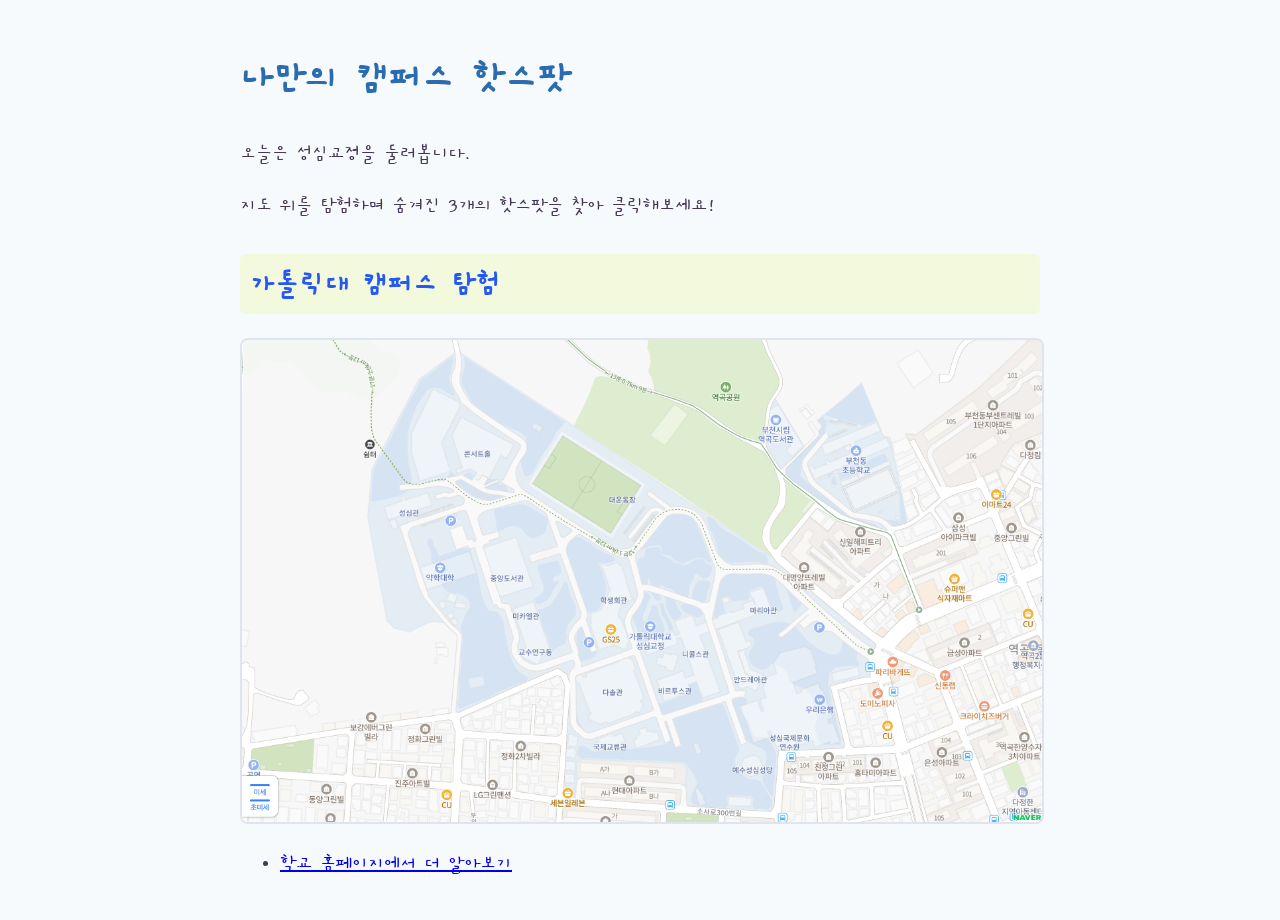
<file: index.html>
<!DOCTYPE html>
<html lang="ko">
<head>
  <meta charset="utf-8">
  <meta name="viewport" content="width=device-width, initial-scale=1">
  <title>나만의 캠퍼스 핫스팟</title>
  <link rel="stylesheet" href="styles.css">
</head>
<body class="page-home">
  <header>
    <h1>나만의 캠퍼스 핫스팟</h1>
    <p>오늘은 성심교정을 둘러봅니다.</p>
    <p class="pc-only">지도 위를 탐험하며 숨겨진 3개의 핫스팟을 찾아 클릭해보세요!</p>
    <p class="mobile-only">지도 위에 놓인 보물상자 3개를 눌러 장소를 확인해보세요!</p>
  </header>

  <main>
    <section>
      <h2>가톨릭대 캠퍼스 탐험</h2>

      <div class="campus-map-container">
        <!-- 배경 지도 이미지 -->
        <img src="./images/cukmap.png" alt="가톨릭대학교 캠퍼스 지도" class="map-bg">

        <!-- 김수환관: PC는 투명 탭바 / 모바일은 보물상자(box.png) -->
        <a href="K-hall.html" class="map-target pin-khall" aria-label="김수환관 소개 페이지로 이동">
          <div class="treasure-box">
            <span class="badge">찾 았 다 - !</span>
            <h3>지박령이 되어버리는 김수환관</h3>
            <p>: 식사부터 스터디까지 해결 가능한 나의 구원자</p>
          </div>
        </a>

        <!-- 콘서트홀 -->
        <a href="concerthall.html" class="map-target pin-concert" aria-label="콘서트홀 소개 페이지로 이동">
          <div class="treasure-box">
            <span class="badge">찾 았 다 - !</span>
            <h3>가장 의미있는 콘서트홀</h3>
            <p>: 음악과의 추억이 깃든 특별한 장소</p>
          </div>
        </a>

        <!-- 스머프 동산 -->
        <a href="smurfs.html" class="map-target pin-smurfs" aria-label="스머프 동산 소개 페이지로 이동">
          <div class="treasure-box">
            <span class="badge">찾 았 다 - !</span>
            <h3>피크닉의 대명사 스머프 동산</h3>
            <p>: 날씨 좋은 날 배달음식과 함께하는 야외 힐링</p>
          </div>
        </a>

      </div>
    </section>

    <section>
      <ul style="margin-top: 24px;">
        <li><a href="https://www.catholic.ac.kr/" target="_blank">학교 홈페이지에서 더 알아보기</a></li>
      </ul>
    </section>
  </main>
</body>
</html>
</file>
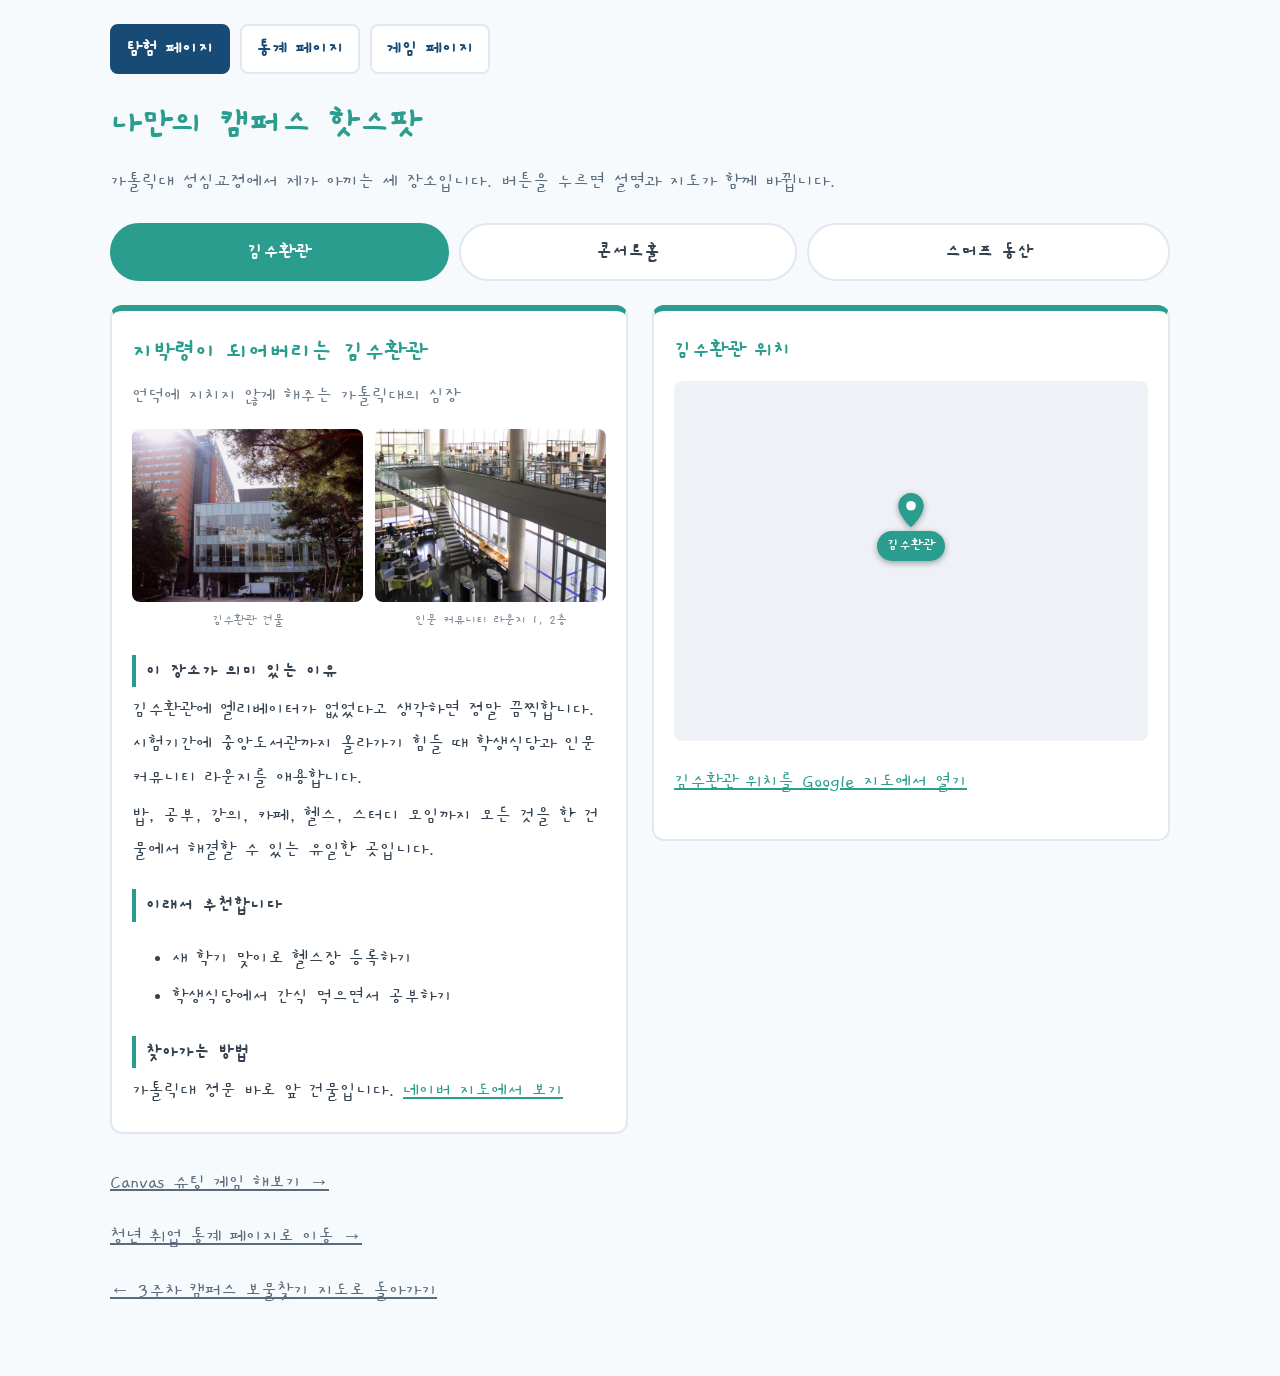
<file: week4/index.html>
<!DOCTYPE html>
<html lang="ko">
<head>
  <meta charset="utf-8">
  <meta name="viewport" content="width=device-width, initial-scale=1">
  <title>캠퍼스 핫스팟 탐험 - 장소 선택</title>
  <link rel="stylesheet" href="styles.css">
  <script src="app.js" defer></script>
</head>
<body>

  <nav class="week-nav" aria-label="주차 페이지 이동">
    <a href="./index.html" aria-current="page">탐험 페이지</a>
    <a href="./statistics.html">통계 페이지</a>
    <a href="./game.html">게임 페이지</a>
  </nav>

  <header class="page-header">
    <h1>나만의 캠퍼스 핫스팟</h1>
    <p>가톨릭대 성심교정에서 제가 아끼는 세 장소입니다. 버튼을 누르면 설명과 지도가 함께 바뀝니다.</p>
  </header>

  <!-- 버튼은 app.js가 places 배열을 보고 자동으로 만들어 넣습니다 -->
  <nav id="buttons" aria-label="장소 선택"></nav>

  <main class="layout">

    <!-- 왼쪽: 장소 설명 (세 개 모두 HTML에 있지만 한 번에 하나만 보입니다) -->
    <div class="place-panel">

      <section id="khall" class="place">
        <h2>지박령이 되어버리는 김수환관</h2>
        <p class="lead">언덕에 지치지 않게 해주는 가톨릭대의 심장</p>

        <div class="photos">
          <figure>
            <img src="./images/k2.jpg" alt="김수환관 건물 외부" loading="lazy">
            <figcaption>김수환관 건물</figcaption>
          </figure>
          <figure>
            <img src="./images/k1.jpg" alt="인문 커뮤니티 라운지 1, 2층" loading="lazy">
            <figcaption>인문 커뮤니티 라운지 1, 2층</figcaption>
          </figure>
        </div>

        <h3>이 장소가 의미 있는 이유</h3>
        <p>김수환관에 엘리베이터가 없었다고 생각하면 정말 끔찍합니다. 시험기간에 중앙도서관까지 올라가기 힘들 때 학생식당과 인문 커뮤니티 라운지를 애용합니다.</p>
        <p>밥, 공부, 강의, 카페, 헬스, 스터디 모임까지 모든 것을 한 건물에서 해결할 수 있는 유일한 곳입니다.</p>

        <h3>이래서 추천합니다</h3>
        <ul>
          <li>새 학기 맞이로 헬스장 등록하기</li>
          <li>학생식당에서 간식 먹으면서 공부하기</li>
        </ul>

        <h3>찾아가는 방법</h3>
        <p>가톨릭대 정문 바로 앞 건물입니다.
          <a href="https://naver.me/Gq8F0xHH" target="_blank" rel="noopener">네이버 지도에서 보기</a>
        </p>
      </section>

      <section id="concert" class="place" hidden>
        <h2>가장 의미있는 콘서트홀</h2>
        <p class="lead">음악과 동기들과 배달 시켜먹기 좋은 장소</p>

        <div class="photos">
          <figure>
            <img src="./images/ch2.jpg" alt="콘서트홀 건물 외부" loading="lazy">
            <figcaption>콘서트홀 외부</figcaption>
          </figure>
          <figure>
            <img src="./images/ch1.jpg" alt="콘서트홀 레슨실 내부의 피아노" loading="lazy">
            <figcaption>레슨실 내부</figcaption>
          </figure>
        </div>

        <h3>이 장소가 의미 있는 이유</h3>
        <p>저는 음악과로 입학해서 전과했기에, 저의 첫 가톨릭대인 콘서트홀이 어떤 장소보다도 가장 뜻깊습니다.</p>

        <h3>이래서 추천합니다</h3>
        <ul>
          <li>5월 아우름제 때 음악과에서 여는 귀신의 집 탐방하기</li>
          <li>연주회가 열릴 때 반드시 감상해보기</li>
        </ul>

        <h3>찾아가는 방법</h3>
        <p>정문에서 하염없이 올라가다 보면 나오는 으스스한 건물입니다.
          <a href="https://naver.me/x2cKNWRK" target="_blank" rel="noopener">네이버 지도에서 보기</a>
        </p>
      </section>

      <section id="smurfs" class="place" hidden>
        <h2>피크닉의 대명사 스머프 동산</h2>
        <p class="lead">날씨 좋은 날 동기들과 배달음식으로 피크닉하기 좋은 장소</p>

        <div class="photos">
          <figure>
            <img src="./images/sm1.jpg" alt="낮의 스머프 동산 전경" loading="lazy">
            <figcaption>낮의 스머프 동산</figcaption>
          </figure>
          <figure>
            <img src="./images/sm2.jpg" alt="다맛제가 열린 밤의 스머프 동산" loading="lazy">
            <figcaption>밤의 다맛제 스머프 동산</figcaption>
          </figure>
        </div>

        <h3>이 장소가 의미 있는 이유</h3>
        <p>봄, 가을 맑은 날씨에 늘 동기들과의 추억이 여기서 쌓였기 때문입니다.</p>

        <h3>이래서 추천합니다</h3>
        <ul>
          <li>날씨 좋은 중간고사 기간에 야외에서 공부하기</li>
          <li>10월 축제인 '다맛제'를 신나게 즐기기</li>
        </ul>

        <h3>찾아가는 방법</h3>
        <p>정문에서 하염없이 걸어가다 보면 나오는 초록 언덕과 가톨릭대학교 표지판이 있는 곳입니다.
          <a href="https://naver.me/Gj7QFKZ1" target="_blank" rel="noopener">네이버 지도에서 보기</a>
        </p>
      </section>

    </div>

    <!-- 오른쪽: 선택한 장소의 Google 지도 -->
    <aside class="map-panel">
      <h2 id="map-heading">선택한 장소의 위치</h2>
      <!-- 지도(iframe)와 직접 얹은 핀을 겹치기 위한 기준 상자 -->
      <div class="map-frame">
        <iframe
          id="map"
          title="선택 장소 Google 지도"
          width="600" height="360"
          referrerpolicy="strict-origin-when-cross-origin"
          loading="lazy"
          allowfullscreen></iframe>

        <!-- 지도는 좌표 정중앙에 맞춰져 있으므로, 정중앙에 핀을 얹으면 그 건물을 가리킨다.
             pointer-events:none 이라 지도 조작을 방해하지 않는다. -->
        <div class="map-pin" aria-hidden="true">
          <svg viewBox="0 0 24 24" width="34" height="34">
            <path d="M12 0C7 0 3 4 3 9c0 6.6 8.1 14.4 8.4 14.7a.8.8 0 0 0 1.2 0C13 23.4 21 15.6 21 9c0-5-4-9-9-9z"/>
            <circle cx="12" cy="9" r="3.4" fill="#fff"/>
          </svg>
          <span id="map-pin-label" class="map-pin-label"></span>
        </div>
      </div>
      <p><a id="map-link" class="map-link" target="_blank" rel="noopener">Google 지도 새 창에서 열기</a></p>
    </aside>

  </main>

  <footer class="page-footer">
    <p><a href="./game.html">Canvas 슈팅 게임 해보기 →</a></p>
    <p><a href="./statistics.html">청년 취업 통계 페이지로 이동 →</a></p>
    <p><a href="../index.html">← 3주차 캠퍼스 보물찾기 지도로 돌아가기</a></p>
  </footer>

</body>
</html>
</file>
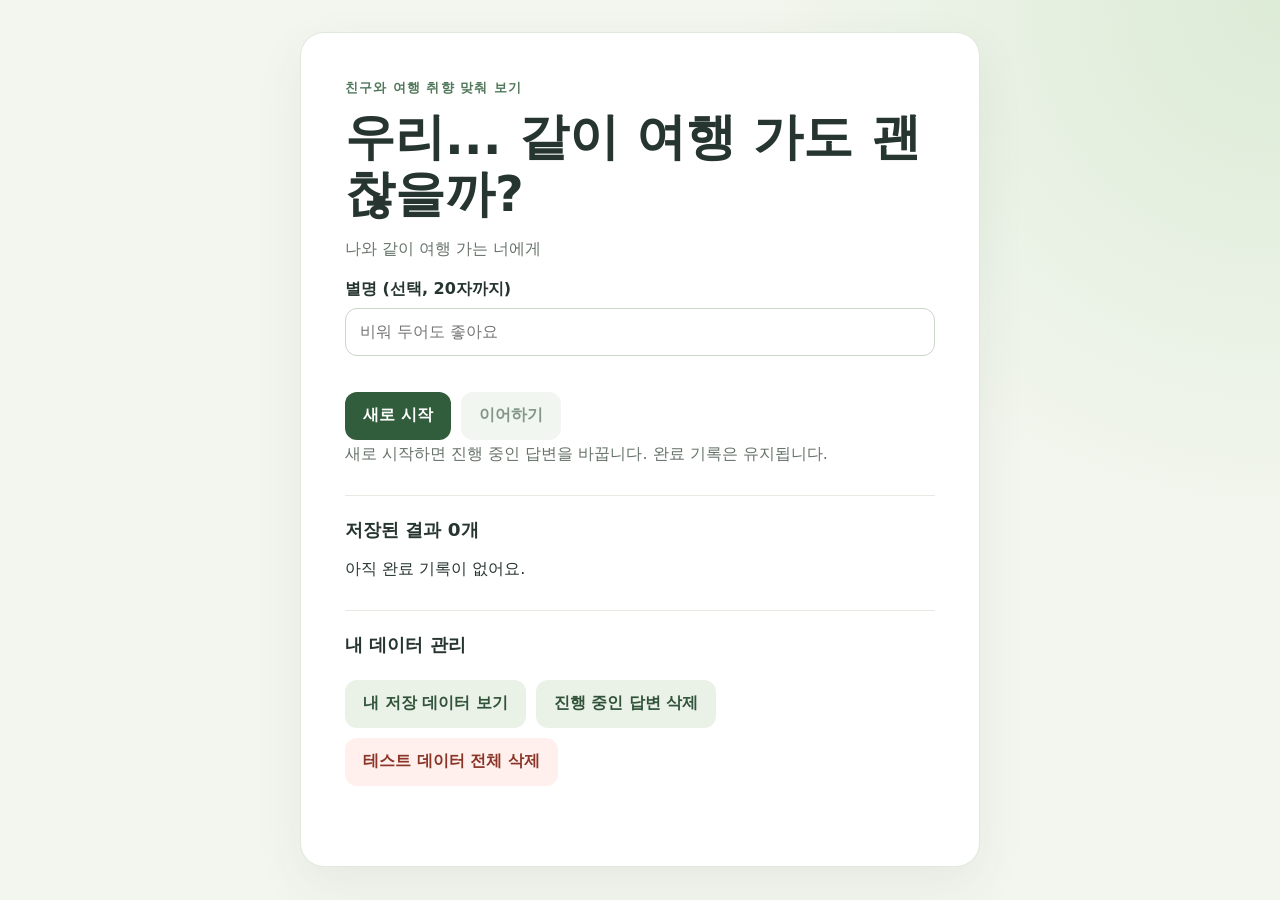
<file: week5/index.html>
<!doctype html>
<html lang="ko">
<head>
  <meta charset="utf-8">
  <meta name="viewport" content="width=device-width, initial-scale=1">
  <title>우리... 같이 여행 가도 괜찮을까?</title>
  <style>
    :root {
      color-scheme: light;
      font-family: system-ui, -apple-system, BlinkMacSystemFont, "Segoe UI", sans-serif;
      color: #26352f;
      background: #f3f6ef;
    }

    * { box-sizing: border-box; }

    body {
      margin: 0;
      min-height: 100vh;
      padding: 32px 16px;
      background:
        radial-gradient(circle at top right, #dcebd6 0, transparent 34rem),
        #f3f6ef;
    }

    main {
      width: min(100%, 680px);
      margin: 0 auto;
    }

    .card {
      padding: clamp(24px, 6vw, 44px);
      border: 1px solid #e1e8dc;
      border-radius: 24px;
      background: #fff;
      box-shadow: 0 18px 50px #304c3512;
    }

    .eyebrow {
      margin: 0 0 10px;
      color: #52785c;
      font-size: .82rem;
      font-weight: 750;
      letter-spacing: .08em;
    }

    h1, h2, p { margin-top: 0; }
    h1 { margin-bottom: 12px; font-size: clamp(2rem, 7vw, 3.1rem); line-height: 1.15; }
    h2 { margin-bottom: 12px; font-size: clamp(1.45rem, 5vw, 2rem); line-height: 1.35; }
    p { line-height: 1.7; }

    .muted { color: #66736a; }
    .axis {
      display: grid;
      grid-template-columns: 1fr 1fr;
      gap: 10px;
      margin: 24px 0;
    }

    .axis span {
      padding: 12px;
      border-radius: 12px;
      background: #eff5ec;
      color: #385e40;
      font-size: .9rem;
      font-weight: 700;
      text-align: center;
    }

    label { display: block; margin-bottom: 8px; font-weight: 700; }
    input {
      width: 100%;
      min-height: 48px;
      margin-bottom: 14px;
      padding: 12px 14px;
      border: 1px solid #cbd7c9;
      border-radius: 12px;
      font: inherit;
    }

    button {
      min-height: 48px;
      padding: 12px 18px;
      border: 0;
      border-radius: 12px;
      background: #315d3c;
      color: #fff;
      font: inherit;
      font-weight: 750;
      cursor: pointer;
    }

    button:hover { background: #244a2e; }
    button:focus-visible, input:focus-visible { outline: 3px solid #e1a94e; outline-offset: 3px; }
    button.secondary { background: #eaf1e7; color: #31533a; }
    button.secondary:hover { background: #dce9d8; }
    button.danger { background: #fff0ed; color: #8a3528; }
    button.danger:hover { background: #ffe2dc; }
    button:disabled { cursor: not-allowed; opacity: .6; }
    .actions { display: flex; flex-wrap: wrap; gap: 10px; margin-top: 22px; }

    .progress {
      height: 8px;
      margin: 22px 0 28px;
      overflow: hidden;
      border-radius: 99px;
      background: #e8eee5;
    }

    .progress span { display: block; height: 100%; border-radius: inherit; background: #73a77b; }
    .choices { display: grid; gap: 12px; margin-top: 24px; }
    .choices button { min-height: 66px; text-align: left; line-height: 1.5; }
    .result {
      margin: 22px 0;
      padding: 22px;
      border-radius: 16px;
      background: #eff5ec;
    }

    .result h2 { color: #315d3c; }
    .records { margin-top: 28px; padding-top: 22px; border-top: 1px solid #e5ebe2; }
    .records h2 { font-size: 1.15rem; }
    .records ul { margin-bottom: 0; padding-left: 20px; }
    .records li { margin: 8px 0; line-height: 1.5; }
    .notice { min-height: 1.5em; margin: 14px 0 0; color: #8a4b24; font-size: .92rem; }

    @media (max-width: 480px) {
      body { padding: 16px 10px; }
      .card { border-radius: 18px; }
      .actions > button { flex: 1 1 100%; }
    }
  </style>
</head>
<body>
  <main id="app" aria-live="polite"></main>

  <script>
    const VERSION = "travel-v2";
    const DRAFT_KEY = "week5.balance.draft";
    const HISTORY_KEY = "week5.balance.history";
    const MAX_HISTORY = 20;

    const QUESTIONS = [
      { id: "transit", text: "목적지까지 이동할 때는?", rest: "돈이 더 들더라도 택시로 편하게 이동하기", explore: "대중교통과 걷기로 동네 분위기까지 느끼기" },
      { id: "interest", text: "여행 중 더 시간을 들이고 싶은 것은?", rest: "마음에 드는 물건을 천천히 둘러보며 쇼핑하기", explore: "현지의 유명한 먹거리를 찾아다니며 맛보기" },
      { id: "nature", text: "자연을 즐기러 간다면?", rest: "바다를 바라보며 여유롭게 쉬기", explore: "산에 올라 걸으며 주변 풍경 감상하기" },
      { id: "travel-style", text: "여행은 어떤 방식으로 떠나고 싶어?", rest: "이동과 일정이 편하게 준비된 패키지 여행", explore: "가고 싶은 곳을 직접 정하는 자유 여행" },
      { id: "shopping", text: "쇼핑할 때 더 끌리는 곳은?", rest: "깔끔하고 정돈된 쇼핑몰을 여유롭게 둘러보기", explore: "활기찬 시장을 구경하며 현지 분위기 느끼기" },
      { id: "memory", text: "여행의 순간을 어떻게 남기고 싶어?", rest: "사진은 몇 장만 찍고 풍경을 눈에 담기", explore: "마음에 드는 순간마다 사진으로 남기기" },
      { id: "stay", text: "숙소를 고를 때 더 중요한 것은?", rest: "경비를 아낄 수 있는 가성비 좋은 숙소", explore: "쾌적한 객실과 안정적인 룸 컨디션이 보장되는 호텔" },
      { id: "place", text: "여행지에서 더 끌리는 장소는?", rest: "내가 마음에 드는 곳을 찾아 머물기", explore: "무조건 가봐야 하는 관광지를 최대한 많이 보기" }
    ];

    const RESULTS = {
      rest: { name: "느긋한 충전형", description: "여행의 여백과 컨디션을 소중히 여겨요. 무리하지 않고 오래 즐길 수 있는 일정을 친구와 맞춰 보세요." },
      balance: { name: "여유와 탐험의 균형형", description: "꼭 하고 싶은 경험과 편안한 휴식을 함께 챙겨요. 하루에 핵심 일정 하나와 여유 시간을 두면 잘 맞아요." },
      explore: { name: "알차게 누비는 탐험형", description: "이동과 새로운 경험도 여행의 재미예요. 가고 싶은 곳을 넉넉히 정하고 친구의 휴식 신호도 함께 살펴봐요." }
    };

    const app = document.querySelector("#app");
    const memory = { sessionStorage: {}, localStorage: {} };
    const unsaved = { sessionStorage: new Set(), localStorage: new Set() };
    let draft = null;
    let history = [];
    let notice = "";
    let selectedId = null;

    function inform(message) {
      notice = message;
    }

    function showNotice() {
      const target = app.querySelector(".notice");
      if (target) target.textContent = notice;
      notice = "";
    }

    function readJSON(area, key, fallback) {
      let raw;
      try {
        raw = window[area].getItem(key);
        if (unsaved[area].has(key)) raw = memory[area][key] ?? null;
      } catch (error) {
        inform("저장소에 접근할 수 없어 이번 실행 중에만 임시로 기억합니다.");
        raw = memory[area][key] ?? null;
      }
      if (raw === null) return fallback;
      try {
        return JSON.parse(raw);
      } catch (error) {
        inform("저장 데이터 형식이 올바르지 않아 기본값으로 시작합니다.");
        removeKey(area, key);
        return fallback;
      }
    }

    function writeJSON(area, key, value) {
      const raw = JSON.stringify(value);
      memory[area][key] = raw;
      try {
        window[area].setItem(key, raw);
        unsaved[area].delete(key);
      } catch (error) {
        unsaved[area].add(key);
        inform("저장하지 못했습니다. 새로고침하면 변경 내용이 사라질 수 있습니다.");
      }
    }

    function removeKey(area, key) {
      delete memory[area][key];
      try {
        window[area].removeItem(key);
        unsaved[area].delete(key);
        return true;
      } catch (error) {
        unsaved[area].add(key);
        inform("저장소에 접근할 수 없어 이번 실행의 값만 초기화했습니다.");
        return false;
      }
    }

    function validBase(value) {
      return value && typeof value === "object" && value.version === VERSION &&
        typeof value.id === "string" && value.id.length > 0 &&
        typeof value.nickname === "string" && value.nickname.length <= 20;
    }

    function validAnswers(answers, complete) {
      if (!answers || typeof answers !== "object" || Array.isArray(answers)) return false;
      for (const [id, answer] of Object.entries(answers)) {
        if (!QUESTIONS.some(question => question.id === id) || (answer !== 0 && answer !== 1)) return false;
      }
      return !complete || QUESTIONS.every(question => Object.hasOwn(answers, question.id));
    }

    function loadDraft() {
      const value = readJSON("sessionStorage", DRAFT_KEY, null);
      if (value === null) return null;
      if (validBase(value) && validAnswers(value.answers, false) &&
          Number.isInteger(value.current) && value.current >= 0 && value.current < QUESTIONS.length) return value;
      inform("임시 답변의 형식이나 질문 버전이 달라 삭제했습니다.");
      removeKey("sessionStorage", DRAFT_KEY);
      return null;
    }

    function loadHistory() {
      const value = readJSON("localStorage", HISTORY_KEY, []);
      if (!Array.isArray(value)) {
        inform("완료 기록 형식이 올바르지 않아 빈 목록으로 시작합니다.");
        return [];
      }
      const valid = value.filter(record => validBase(record) &&
        validAnswers(record.answers, true) &&
        typeof record.completedAt === "string" && Number.isFinite(Date.parse(record.completedAt)) &&
        Object.hasOwn(RESULTS, record.type));
      if (valid.length !== value.length) inform("형식이 맞지 않거나 다른 질문 버전의 기록은 표시하지 않습니다.");
      return valid.slice(-MAX_HISTORY);
    }

    function saveDraft() {
      if (draft) writeJSON("sessionStorage", DRAFT_KEY, draft);
    }

    function resultType(answers) {
      const score = QUESTIONS.reduce((sum, question) => sum + answers[question.id], 0);
      if (score <= Math.floor(QUESTIONS.length / 3)) return "rest";
      if (score >= Math.ceil(QUESTIONS.length * 2 / 3)) return "explore";
      return "balance";
    }

    function makeId() {
      return globalThis.crypto?.randomUUID?.() || `${Date.now()}-${Math.random().toString(36).slice(2)}`;
    }

    function makeText(tag, text) {
      const element = document.createElement(tag);
      element.textContent = text;
      return element;
    }

    function action(label, callback, className = "") {
      const button = makeText("button", label);
      button.type = "button";
      if (className) button.className = className;
      button.addEventListener("click", callback);
      return button;
    }

    function answerSummary(record) {
      const list = document.createElement("ul");
      for (const question of QUESTIONS) {
        const choice = record.answers[question.id];
        list.append(makeText("li", `${question.text} → ${choice === undefined ? "아직 선택하지 않음" : choice === 0 ? question.rest : question.explore}`));
      }
      return list;
    }

    function renderWelcome() {
      app.innerHTML = `
        <section class="card">
          <p class="eyebrow">친구와 여행 취향 맞춰 보기</p>
          <h1>우리... 같이 여행 가도 괜찮을까?</h1>
          <p class="muted">나와 같이 여행 가는 너에게</p>
          <form id="start-form">
            <label for="nickname">별명 (선택, 20자까지)</label>
            <input id="nickname" name="nickname" maxlength="20" autocomplete="nickname" placeholder="비워 두어도 좋아요">
            <div class="actions"><button class="primary" type="submit">새로 시작</button>
              <button class="secondary" id="resume" type="button" ${draft ? "" : "disabled"}>이어하기</button></div>
          </form>
          <p class="muted">새로 시작하면 진행 중인 답변을 바꿉니다. 완료 기록은 유지됩니다.</p>
          <p id="draft-status" class="muted"></p>
          <section class="records"><h2 id="history-count"></h2><div id="history-list"></div></section>
          <section class="records">
            <h2>내 데이터 관리</h2>
            <div class="actions">
              <button class="secondary" id="inspect" type="button">내 저장 데이터 보기</button>
              <button class="secondary" id="delete-draft" type="button">진행 중인 답변 삭제</button>
              <button class="danger" id="delete-all" type="button">테스트 데이터 전체 삭제</button>
            </div>
            <div id="data-view" hidden>
              <h3>진행 중인 답변 · sessionStorage</h3><pre id="draft-data"></pre>
              <h3>완료 기록 · localStorage</h3><pre id="history-data"></pre>
            </div>
          </section>
          <p class="notice" role="status"></p>
        </section>`;

      app.querySelector("#start-form").addEventListener("submit", event => {
        event.preventDefault();
        const nickname = app.querySelector("#nickname").value.trim().slice(0, 20) || `참가자 ${history.length + 1}`;
        draft = { id: makeId(), version: VERSION, nickname, current: 0, answers: {} };
        saveDraft();
        renderQuestion();
      });
      app.querySelector("#resume").addEventListener("click", () => {
        if (draft) renderQuestion();
      });
      app.querySelector("#inspect").addEventListener("click", () => {
        history = loadHistory();
        draft = loadDraft();
        const view = app.querySelector("#data-view");
        view.hidden = !view.hidden;
        app.querySelector("#draft-data").textContent = draft ? JSON.stringify(draft, null, 2) : "진행 중인 답변이 없습니다.";
        app.querySelector("#history-data").textContent = JSON.stringify(history, null, 2);
        showNotice();
      });
      app.querySelector("#delete-draft").addEventListener("click", deleteDraft);
      app.querySelector("#delete-all").addEventListener("click", deleteAll);
      if (draft) app.querySelector("#draft-status").textContent = `${draft.nickname}님의 답변 ${Object.keys(draft.answers).length}/${QUESTIONS.length}개가 저장되어 있어요.`;
      renderHistoryList();
      showNotice();
    }

    function renderHistoryList() {
      const count = app.querySelector("#history-count");
      const list = app.querySelector("#history-list");
      if (!count || !list) return;
      count.textContent = `저장된 결과 ${history.length}개`;
      list.replaceChildren();
      if (history.length === 0) {
        list.append(makeText("p", "아직 완료 기록이 없어요."));
        return;
      }
      for (const record of [...history].reverse()) {
        const row = document.createElement("div");
        row.className = "record";
        row.append(makeText("p", `${record.nickname} · ${RESULTS[record.type].name} · ${new Date(record.completedAt).toLocaleString("ko-KR")}`));
        row.append(action("결과 보기", () => renderResult(record.id)));
        row.append(action("이 기록 삭제", () => deleteRecord(record.id), "danger"));
        list.append(row);
      }
    }

    function renderQuestion() {
      if (!draft) return renderWelcome();
      const question = QUESTIONS[draft.current];
      const progress = Math.round((Object.keys(draft.answers).length / QUESTIONS.length) * 100);
      app.innerHTML = `
        <section class="card">
          <p class="eyebrow"><span id="player-name"></span>님의 여행 취향</p>
          <p class="muted">질문 ${draft.current + 1} / ${QUESTIONS.length}</p>
          <div class="progress" role="progressbar" aria-label="진행 상황" aria-valuemin="0" aria-valuemax="100" aria-valuenow="${progress}"><span style="width:${progress}%"></span></div>
          <h2 id="question"></h2>
          <div class="choices">
            <button class="secondary" id="choose-rest" type="button" aria-pressed="false"></button>
            <button id="choose-explore" type="button" aria-pressed="false"></button>
          </div>
          <div class="actions">
            <button class="secondary" id="previous" type="button">이전</button>
            <button id="next" type="button" disabled>다음</button>
          </div>
          <p class="notice" role="status"></p>
        </section>`;
      app.querySelector("#player-name").textContent = draft.nickname;
      app.querySelector("#question").textContent = question.text;
      const restButton = app.querySelector("#choose-rest");
      const exploreButton = app.querySelector("#choose-explore");
      restButton.textContent = question.rest;
      exploreButton.textContent = question.explore;
      restButton.setAttribute("aria-pressed", String(draft.answers[question.id] === 0));
      exploreButton.setAttribute("aria-pressed", String(draft.answers[question.id] === 1));
      restButton.addEventListener("click", () => selectAnswer(question, 0));
      exploreButton.addEventListener("click", () => selectAnswer(question, 1));
      app.querySelector("#previous").disabled = draft.current === 0;
      app.querySelector("#previous").addEventListener("click", () => {
        if (draft.current === 0) return;
        draft.current -= 1;
        saveDraft();
        renderQuestion();
      });
      const next = app.querySelector("#next");
      next.disabled = draft.answers[question.id] === undefined;
      next.textContent = draft.current === QUESTIONS.length - 1 ? "결과 보기" : "다음";
      next.addEventListener("click", () => {
        if (draft.answers[question.id] === undefined) return;
        if (draft.current === QUESTIONS.length - 1) finish();
        else {
          draft.current += 1;
          saveDraft();
          renderQuestion();
        }
      });
      showNotice();
    }

    function selectAnswer(question, answer) {
      draft.answers[question.id] = answer;
      saveDraft();
      renderQuestion();
    }

    function finish() {
      if (!draft || !validAnswers(draft.answers, true)) return;
      history = loadHistory();
      const record = {
        id: draft.id,
        version: VERSION,
        nickname: draft.nickname,
        answers: { ...draft.answers },
        type: resultType(draft.answers),
        completedAt: new Date().toISOString()
      };
      if (!history.some(item => item.id === record.id)) {
        history.push(record);
        history = history.slice(-MAX_HISTORY);
        writeJSON("localStorage", HISTORY_KEY, history);
      }
      draft = null;
      removeKey("sessionStorage", DRAFT_KEY);
      renderResult(record.id);
    }

    function renderResult(id) {
      const record = history.find(item => item.id === id);
      if (!record) return renderWelcome();
      selectedId = id;
      const result = RESULTS[record.type];
      app.innerHTML = `
        <section class="card">
          <p class="eyebrow">여행 취향 결과</p>
          <h1 id="result-heading"></h1>
          <div class="result">
            <h2 id="result-name"></h2>
            <p id="result-description"></p>
            <p class="muted" id="result-score"></p>
            <p class="muted" id="result-time"></p>
          </div>
          <p class="muted">이 테스트는 성격을 판정하는 검사가 아니라, 친구와 여행 취향을 나누기 위한 놀이예요. 답이 다른 질문을 골라 서로의 이유를 이야기해 보세요.</p>
          <section class="records">
            <h2>결과 공유</h2>
            <div class="actions"><button class="secondary" id="make-share-link" type="button">결과 링크 만들기</button></div>
            <label id="share-link-label" for="share-link" hidden>친구에게 보낼 링크</label>
            <input id="share-link" type="url" readonly hidden>
            <p id="share-notice" class="notice" role="status"></p>
          </section>
          <h2>내 선택</h2><div id="result-answers"></div>
          <label for="friend">이 기록과 비교할 친구</label>
          <select id="friend"><option value="">친구를 선택하세요</option></select>
          <div id="comparison" aria-live="polite"></div>
          <section class="records"><h2>저장된 결과 ${history.length}개</h2><div id="history-list"></div></section>
          <div class="actions">
            <button id="next-person" type="button">다음 친구 도전</button>
            <button class="secondary" id="home" type="button">처음 화면</button>
            <button class="danger" id="delete-all" type="button">테스트 데이터 전체 삭제</button>
          </div>
          <p class="notice" role="status"></p>
        </section>`;
      app.querySelector("#result-heading").textContent = `${record.nickname}님의 여행 스타일`;
      app.querySelector("#result-name").textContent = result.name;
      app.querySelector("#result-description").textContent = result.description;
      const exploreCount = QUESTIONS.filter(question => record.answers[question.id] === 1).length;
      app.querySelector("#result-score").textContent = `알차게 여행 즐기기 선택 ${exploreCount} / ${QUESTIONS.length}`;
      app.querySelector("#result-time").textContent = `완료 시각 · ${new Date(record.completedAt).toLocaleString("ko-KR")}`;
      app.querySelector("#result-answers").append(answerSummary(record));
      app.querySelector("#make-share-link").addEventListener("click", () => shareResult(record));
      const friend = app.querySelector("#friend");
      for (const item of history) {
        if (item.id === id) continue;
        const option = makeText("option", `${item.nickname} · ${new Date(item.completedAt).toLocaleTimeString("ko-KR")}`);
        option.value = item.id;
        friend.append(option);
      }
      friend.addEventListener("change", () => compareRecords(id, friend.value));
      app.querySelector("#next-person").addEventListener("click", deleteDraft);
      app.querySelector("#home").addEventListener("click", renderWelcome);
      app.querySelector("#delete-all").addEventListener("click", deleteAll);
      renderHistoryList();
      showNotice();
    }

    function shareResult(record) {
      const exploreCount = QUESTIONS.filter(question => record.answers[question.id] === 1).length;
      const url = new URL(location.href);
      url.search = "";
      url.hash = "";
      url.searchParams.set("shared-answers", QUESTIONS.map(question => record.answers[question.id]).join(""));
      url.searchParams.set("version", VERSION);

      const input = app.querySelector("#share-link");
      const label = app.querySelector("#share-link-label");
      const status = app.querySelector("#share-notice");
      input.value = url.href;
      input.hidden = false;
      label.hidden = false;
      input.select();
      if (!navigator.clipboard?.writeText) {
        status.textContent = "링크를 선택해 복사한 뒤 친구에게 보내세요.";
        return;
      }
      navigator.clipboard.writeText(url.href).then(() => {
        status.textContent = "결과 링크를 복사했어요. 친구에게 보내세요.";
      }).catch(error => {
        console.error(error);
        input.select();
        status.textContent = "링크를 자동 복사하지 못했어요. 선택된 링크를 복사해 보내세요.";
      });
    }

    function readSharedResult() {
      const params = new URLSearchParams(location.search);
      const encodedAnswers = params.get("shared-answers");
      if (encodedAnswers === null && !params.has("shared-result")) return null;
      if (params.get("version") !== VERSION) {
        inform("결과 공유 링크가 올바르지 않거나 이 버전에서 사용할 수 없습니다.");
        return null;
      }
      if (encodedAnswers === null) {
        const type = params.get("shared-result");
        const score = Number(params.get("score"));
        if (!Object.hasOwn(RESULTS, type) || !Number.isInteger(score) ||
            score < 0 || score > QUESTIONS.length || resultTypeFromScore(score) !== type) {
          inform("결과 공유 링크가 올바르지 않거나 이 버전에서 사용할 수 없습니다.");
          return null;
        }
        return { type, score, answers: null };
      }
      if (!new RegExp(`^[01]{${QUESTIONS.length}}$`).test(encodedAnswers)) {
        inform("공유 링크의 답변 데이터가 올바르지 않습니다.");
        return null;
      }
      const answers = Object.fromEntries(QUESTIONS.map((question, index) => [question.id, Number(encodedAnswers[index])]));
      const score = Object.values(answers).reduce((total, answer) => total + answer, 0);
      return { type: resultTypeFromScore(score), score, answers };
    }

    function resultTypeFromScore(score) {
      if (score <= Math.floor(QUESTIONS.length / 3)) return "rest";
      if (score >= Math.ceil(QUESTIONS.length * 2 / 3)) return "explore";
      return "balance";
    }

    function renderSharedResult(shared) {
      const result = RESULTS[shared.type];
      app.innerHTML = `
        <section class="card">
          <p class="eyebrow">공유받은 여행 취향 결과</p>
          <h1 id="shared-result-name"></h1>
          <div class="result">
            <h2 id="shared-result-type"></h2>
            <p id="shared-result-description"></p>
            <p class="muted" id="shared-result-score"></p>
          </div>
          <p class="muted">이 테스트는 성격을 판정하는 검사가 아니라, 친구와 여행 취향을 나누기 위한 놀이예요.</p>
          <section class="records">
            <h2>친구의 선택</h2>
            <div id="shared-answers"></div>
          </section>
          <section class="records">
            <label for="compare-record">내 완료 기록과 비교하기</label>
            <select id="compare-record"><option value="">내 기록 선택</option></select>
            <div id="shared-comparison" aria-live="polite"></div>
          </section>
          <div class="actions"><button id="start-from-share" type="button">나도 테스트하기</button></div>
        </section>`;
      app.querySelector("#shared-result-name").textContent = "친구가 공유한 결과";
      app.querySelector("#shared-result-type").textContent = result.name;
      app.querySelector("#shared-result-description").textContent = result.description;
      app.querySelector("#shared-result-score").textContent = `알차게 여행 즐기기 선택 ${shared.score} / ${QUESTIONS.length}`;
      if (shared.answers) {
        app.querySelector("#shared-answers").append(answerSummary({ answers: shared.answers }));
        const compareRecord = app.querySelector("#compare-record");
        for (const record of history) {
          const option = makeText("option", `${record.nickname} · ${RESULTS[record.type].name}`);
          option.value = record.id;
          compareRecord.append(option);
        }
        compareRecord.addEventListener("change", () => compareSharedAnswers(shared.answers, compareRecord.value));
      } else {
        app.querySelector("#shared-answers").textContent = "이전 형식의 공유 링크라 친구의 문항별 선택은 포함되어 있지 않아요.";
        app.querySelector("#compare-record").disabled = true;
      }
      app.querySelector("#start-from-share").addEventListener("click", () => {
        window.history.replaceState(null, "", location.pathname);
        renderWelcome();
      });
    }

    function compareSharedAnswers(sharedAnswers, recordId) {
      const record = history.find(item => item.id === recordId);
      const box = app.querySelector("#shared-comparison");
      box.replaceChildren();
      if (!record) return;
      let same = 0;
      const list = document.createElement("ul");
      for (const question of QUESTIONS) {
        const mine = record.answers[question.id];
        const friend = sharedAnswers[question.id];
        const matches = mine === friend;
        if (matches) same += 1;
        const mineText = mine === 0 ? question.rest : question.explore;
        const friendText = friend === 0 ? question.rest : question.explore;
        list.append(makeText("li", `${matches ? "같아요" : "달라요"} · ${question.text} ${mineText} / ${friendText}`));
      }
      box.append(makeText("p", `${QUESTIONS.length}개 중 ${same}개 답변이 같아요.`), list);
    }

    function compareRecords(firstId, secondId) {
      const first = history.find(record => record.id === firstId);
      const second = history.find(record => record.id === secondId);
      const box = app.querySelector("#comparison");
      box.replaceChildren();
      if (!first || !second) return;
      let same = 0;
      const list = document.createElement("ul");
      for (const question of QUESTIONS) {
        const firstAnswer = first.answers[question.id];
        const secondAnswer = second.answers[question.id];
        const matches = firstAnswer === secondAnswer;
        if (matches) same += 1;
        const firstText = firstAnswer === 0 ? question.rest : question.explore;
        const secondText = secondAnswer === 0 ? question.rest : question.explore;
        list.append(makeText("li", `${matches ? "같아요" : "달라요"} · ${question.text} ${firstText} / ${secondText}`));
      }
      box.append(makeText("p", `${QUESTIONS.length}개 중 ${same}개 답변이 같아요.`), list);
    }

    function deleteRecord(id) {
      history = loadHistory().filter(record => record.id !== id);
      writeJSON("localStorage", HISTORY_KEY, history);
      if (selectedId === id) {
        selectedId = null;
        renderWelcome();
      } else if (selectedId) {
        renderResult(selectedId);
      } else {
        const sharedResult = readSharedResult();
        if (sharedResult) renderSharedResult(sharedResult);
        else renderWelcome();
      }
    }

    function deleteDraft() {
      draft = null;
      removeKey("sessionStorage", DRAFT_KEY);
      selectedId = null;
      renderWelcome();
    }

    function deleteAll() {
      if (!window.confirm("이 탭의 진행 중 답변과 이 브라우저의 완료 기록을 모두 삭제할까요?")) return;
      draft = null;
      history = [];
      selectedId = null;
      const draftRemoved = removeKey("sessionStorage", DRAFT_KEY);
      const historyRemoved = removeKey("localStorage", HISTORY_KEY);
      if (draftRemoved && historyRemoved) inform("이 테스트의 임시 답변과 완료 기록을 삭제했습니다.");
      renderWelcome();
    }

    history = loadHistory();
    draft = loadDraft();
    if (draft && history.some(record => record.id === draft.id)) {
      draft = null;
      removeKey("sessionStorage", DRAFT_KEY);
    }
    const sharedResult = readSharedResult();
    if (sharedResult) renderSharedResult(sharedResult);
    else renderWelcome();
  </script>
</body>
</html>
</file>
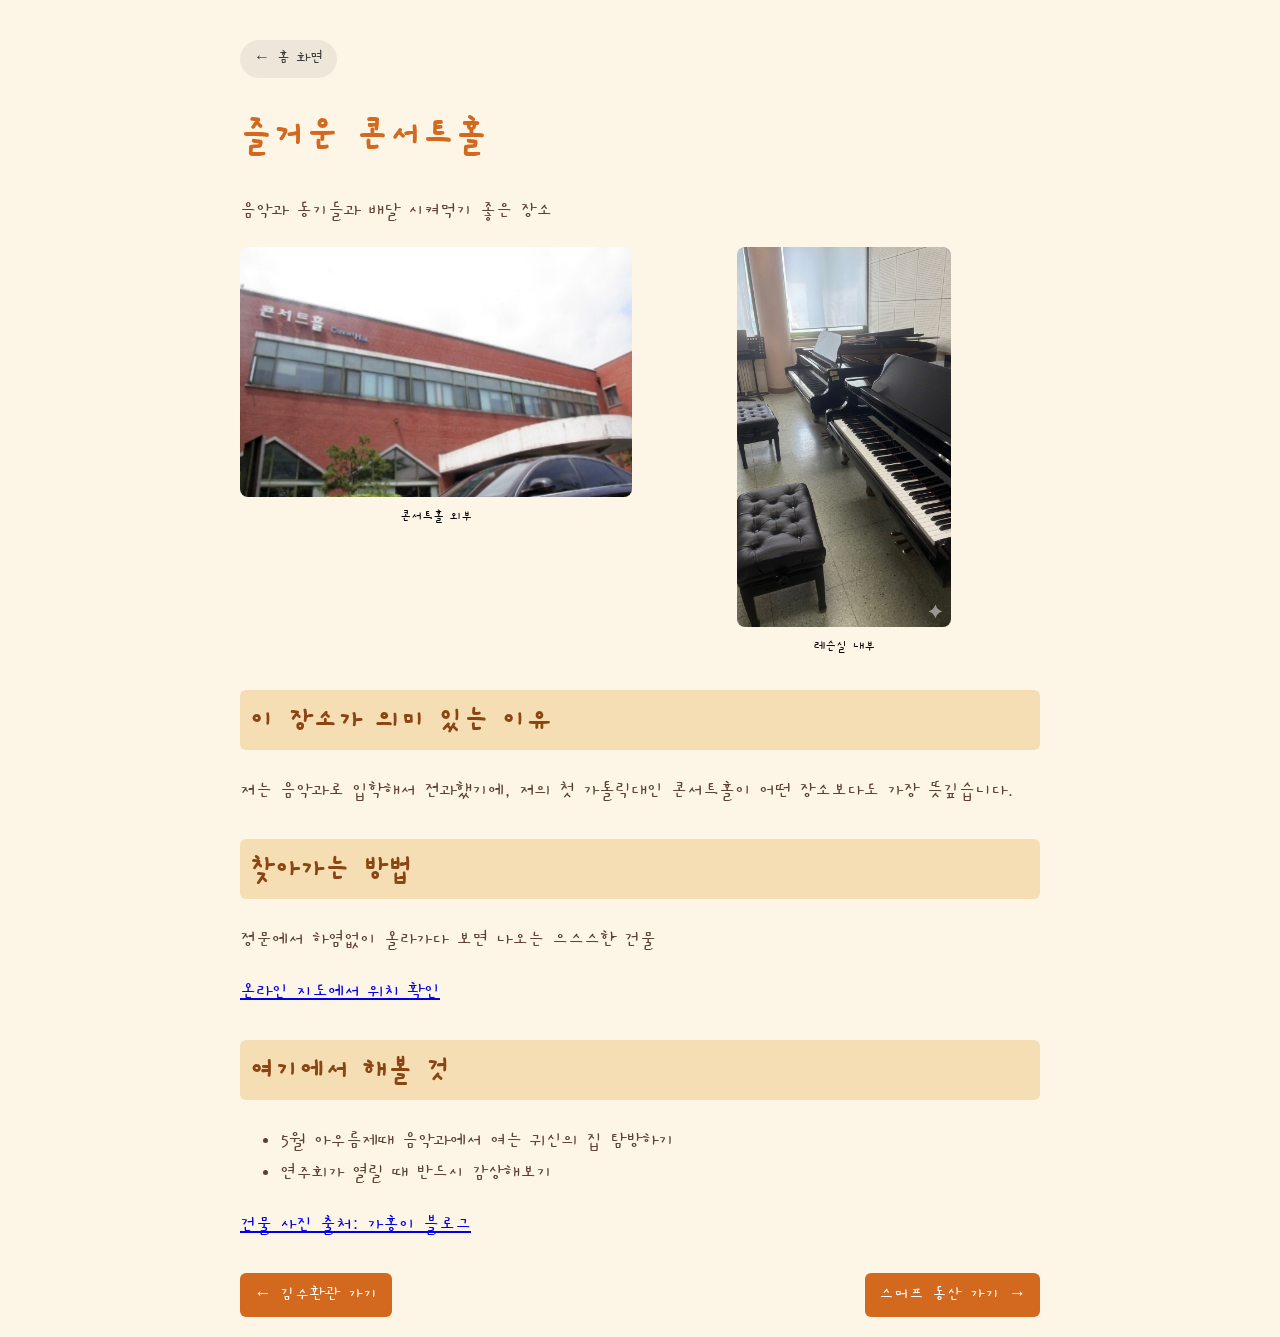
<file: concerthall.html>
<!DOCTYPE html>
<html lang="ko">
<head>
  <meta charset="utf-8">
  <meta name="viewport" content="width=device-width, initial-scale=1">
  <title>콘서트홀 - 나만의 캠퍼스 핫스팟</title>
  <link rel="stylesheet" href="styles.css">
</head>
<body class="page-concert">
  <header>
    <p><a href="index.html" class="home-link">← 홈 화면</a></p>
    <h1>즐거운 콘서트홀</h1>
    <p>음악과 동기들과 배달 시켜먹기 좋은 장소</p>
  </header>

  <main>
    <section class="photo-grid">
      <figure>
        <img src="./images/ch2.png" alt="콘서트홀 외부">
        <figcaption class="caption">콘서트홀 외부</figcaption>
      </figure>
      <figure>
        <img src="./images/ch1.png" alt="레슨실 내부">
        <figcaption class="caption">레슨실 내부</figcaption>
      </figure>
    </section>

    <section>
      <h2>이 장소가 의미 있는 이유</h2>
      <p>저는 음악과로 입학해서 전과했기에, 저의 첫 가톨릭대인 콘서트홀이 어떤 장소보다도 가장 뜻깊습니다.</p>
    </section>

    <section>
      <h2>찾아가는 방법</h2>
      <p>정문에서 하염없이 올라가다 보면 나오는 으스스한 건물</p>
      <p><a href="https://naver.me/x2cKNWRK" target="_blank">온라인 지도에서 위치 확인</a></p>
    </section>

    <section>
      <h2>여기에서 해볼 것</h2>
      <ul>
        <li>5월 아우름제때 음악과에서 여는 귀신의 집 탐방하기</li>
        <li>연주회가 열릴 때 반드시 감상해보기</li>
      </ul>
      <p><a href="https://m.blog.naver.com/lovecuk/220000651251" target="_blank">건물 사진 출처: 가홍이 블로그</a></p>
    </section>
  </main>

  <nav class="bottom-nav" aria-label="장소 페이지 이동">
    <a href="K-hall.html">← 김수환관 가기</a>
    <a href="smurfs.html">스머프 동산 가기 →</a>
  </nav>
</body>
</html>
</file>
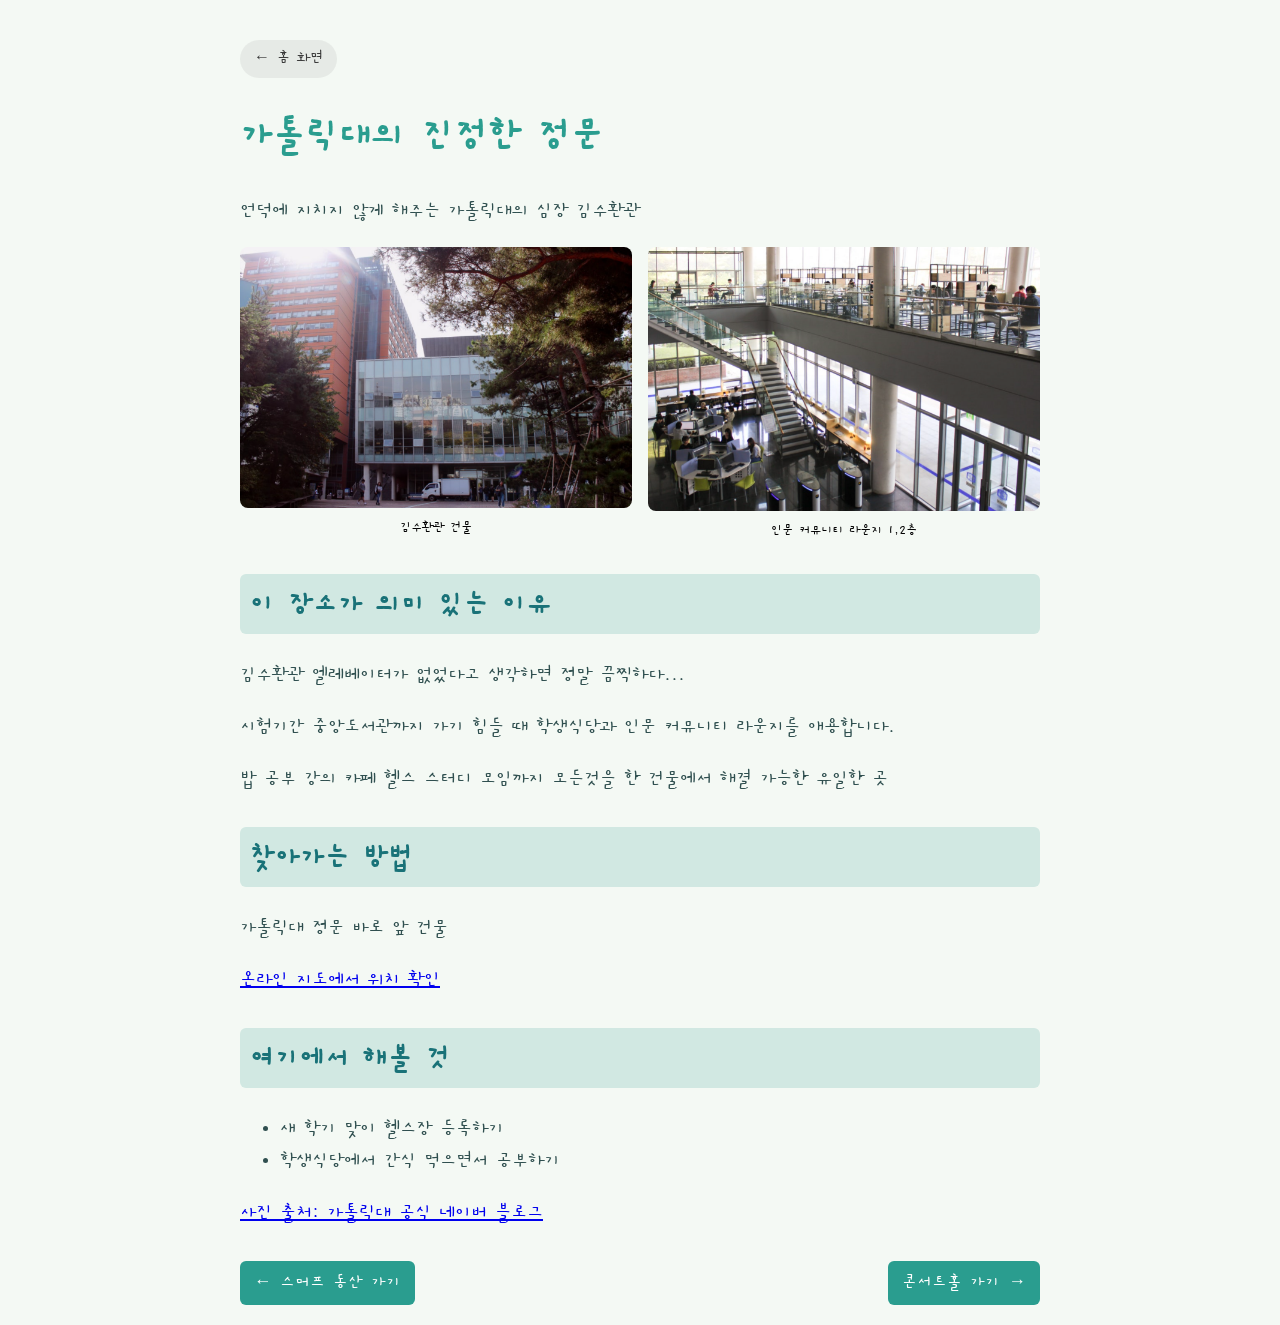
<file: K-hall.html>
<!DOCTYPE html>
<html lang="ko">
<head>
  <meta charset="utf-8">
  <meta name="viewport" content="width=device-width, initial-scale=1">
  <title>김수환관 - 나만의 캠퍼스 핫스팟</title>
  <link rel="stylesheet" href="styles.css">
</head>
<body class="page-khall">
  <header>
    <p><a href="index.html" class="home-link">← 홈 화면</a></p>
    <h1>가톨릭대의 진정한 정문</h1>
    <p>언덕에 지치지 않게 해주는 가톨릭대의 심장 김수환관</p>
  </header>

  <main>
    <section class="photo-grid">
      <figure>
        <img src="./images/k2.png" alt="김수환관 건물">
        <figcaption class="caption">김수환관 건물</figcaption>
      </figure>
      <figure>
        <img src="./images/k1.png" alt="인문 커뮤니티 라운지 1,2층">
        <figcaption class="caption">인문 커뮤니티 라운지 1,2층</figcaption>
      </figure>
    </section>

    <section>
      <h2>이 장소가 의미 있는 이유</h2>
      <p>김수환관 엘레베이터가 없었다고 생각하면 정말 끔찍하다...</p>
      <p>시험기간 중앙도서관까지 가기 힘들 때 학생식당과 인문 커뮤니티 라운지를 애용합니다.</p>
      <p>밥 공부 강의 카페 헬스 스터디 모임까지 모든것을 한 건물에서 해결 가능한 유일한 곳</p>
    </section>

    <section>
      <h2>찾아가는 방법</h2>
      <p>가톨릭대 정문 바로 앞 건물</p>
      <p><a href="https://naver.me/Gq8F0xHH" target="_blank">온라인 지도에서 위치 확인</a></p>
    </section>

    <section>
      <h2>여기에서 해볼 것</h2>
      <ul>
        <li>새 학기 맞이 헬스장 등록하기</li>
        <li>학생식당에서 간식 먹으면서 공부하기</li>
      </ul>
      <p><a href="https://blog.naver.com/ilovecuk/221675864799" target="_blank">사진 출처: 가톨릭대 공식 네이버 블로그</a></p>
    </section>
  </main>

  <nav class="bottom-nav" aria-label="장소 페이지 이동">
    <a href="smurfs.html">← 스머프 동산 가기</a>
    <a href="concerthall.html">콘서트홀 가기 →</a>
  </nav>
</body>
</html>
</file>
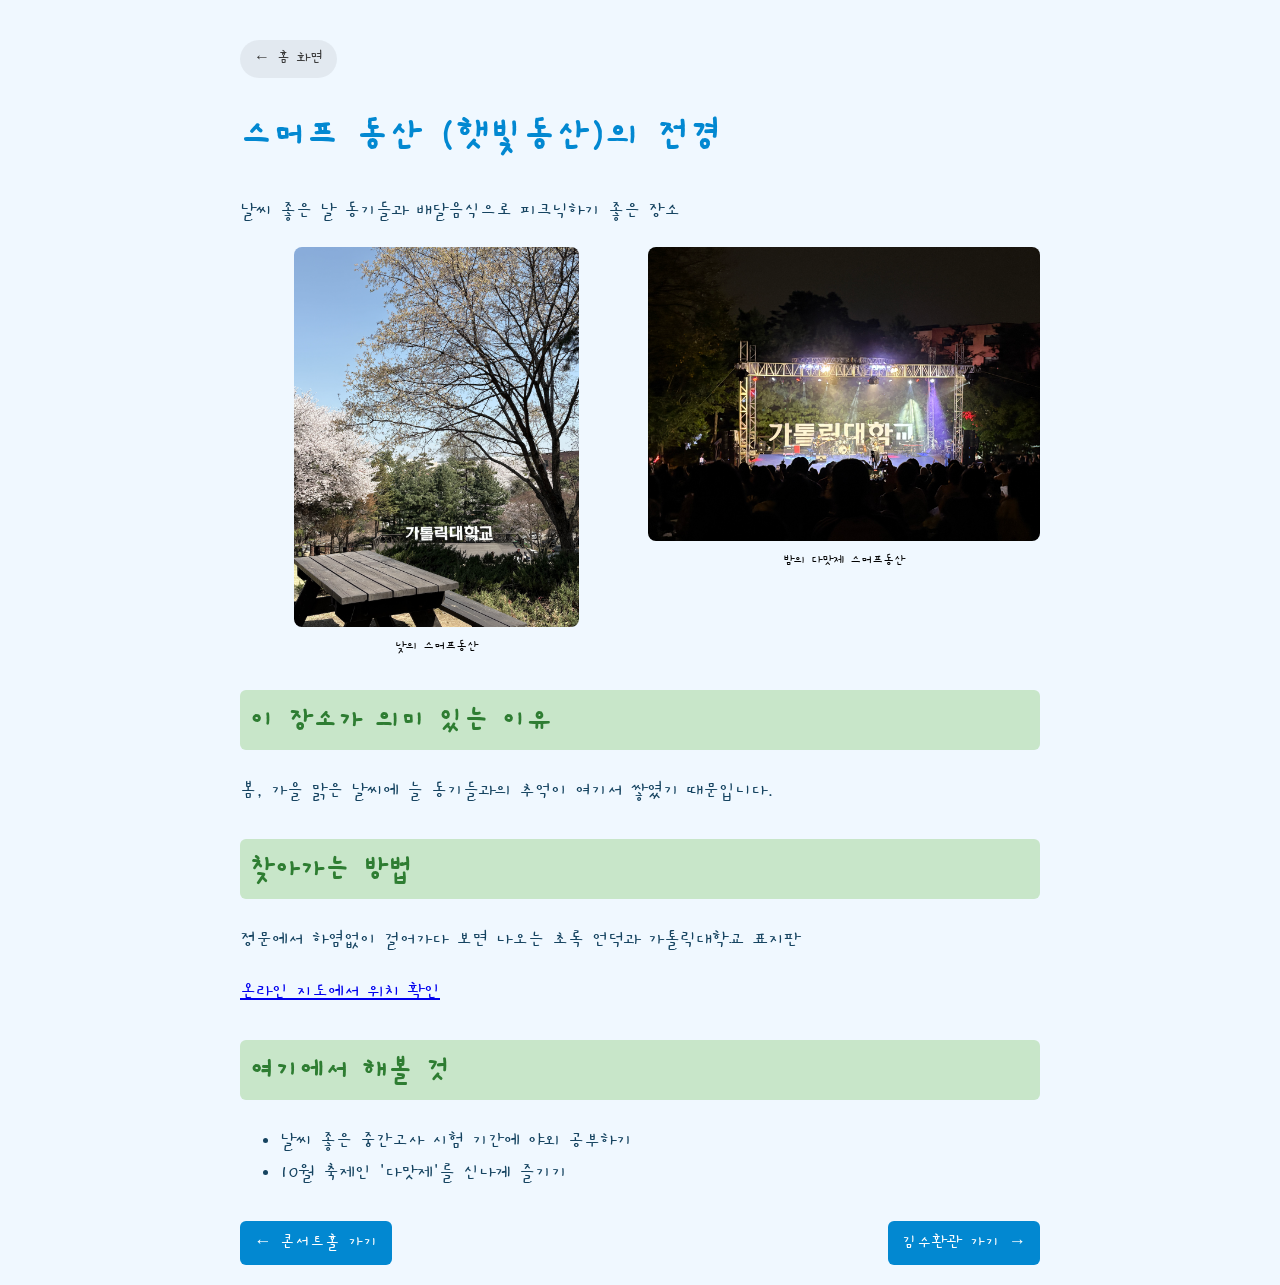
<file: smurfs.html>
<!DOCTYPE html>
<html lang="ko">
<head>
  <meta charset="utf-8">
  <meta name="viewport" content="width=device-width, initial-scale=1">
  <title>스머프 동산 - 나만의 캠퍼스 핫스팟</title>
  <link rel="stylesheet" href="styles.css">
</head>
<body class="page-smurfs">
  <header>
    <p><a href="index.html" class="home-link">← 홈 화면</a></p>
    <h1>스머프 동산 (햇빛동산)의 전경</h1>
    <p>날씨 좋은 날 동기들과 배달음식으로 피크닉하기 좋은 장소</p>
  </header>

  <main>
    <section class="photo-grid">
      <figure>
        <img src="./images/sm1.png" alt="낮의 스머프동산">
        <figcaption class="caption">낮의 스머프동산</figcaption>
      </figure>
      <figure>
        <img src="./images/sm2.png" alt="밤의 다맛제 스머프동산">
        <figcaption class="caption">밤의 다맛제 스머프동산</figcaption>
      </figure>
    </section>

    <section>
      <h2>이 장소가 의미 있는 이유</h2>
      <p>봄, 가을 맑은 날씨에 늘 동기들과의 추억이 여기서 쌓였기 때문입니다.</p>
    </section>

    <section>
      <h2>찾아가는 방법</h2>
      <p>정문에서 하염없이 걸어가다 보면 나오는 초록 언덕과 가톨릭대학교 표지판</p>
      <p><a href="https://naver.me/Gj7QFKZ1" target="_blank">온라인 지도에서 위치 확인</a></p>
    </section>

    <section>
      <h2>여기에서 해볼 것</h2>
      <ul>
        <li>날씨 좋은 중간고사 시험 기간에 야외 공부하기</li>
        <li>10월 축제인 '다맛제'를 신나게 즐기기</li>
      </ul>
    </section>
  </main>

  <nav class="bottom-nav" aria-label="장소 페이지 이동">
    <a href="concerthall.html">← 콘서트홀 가기</a>
    <a href="K-hall.html">김수환관 가기 →</a>
  </nav>
</body>
</html>
</file>
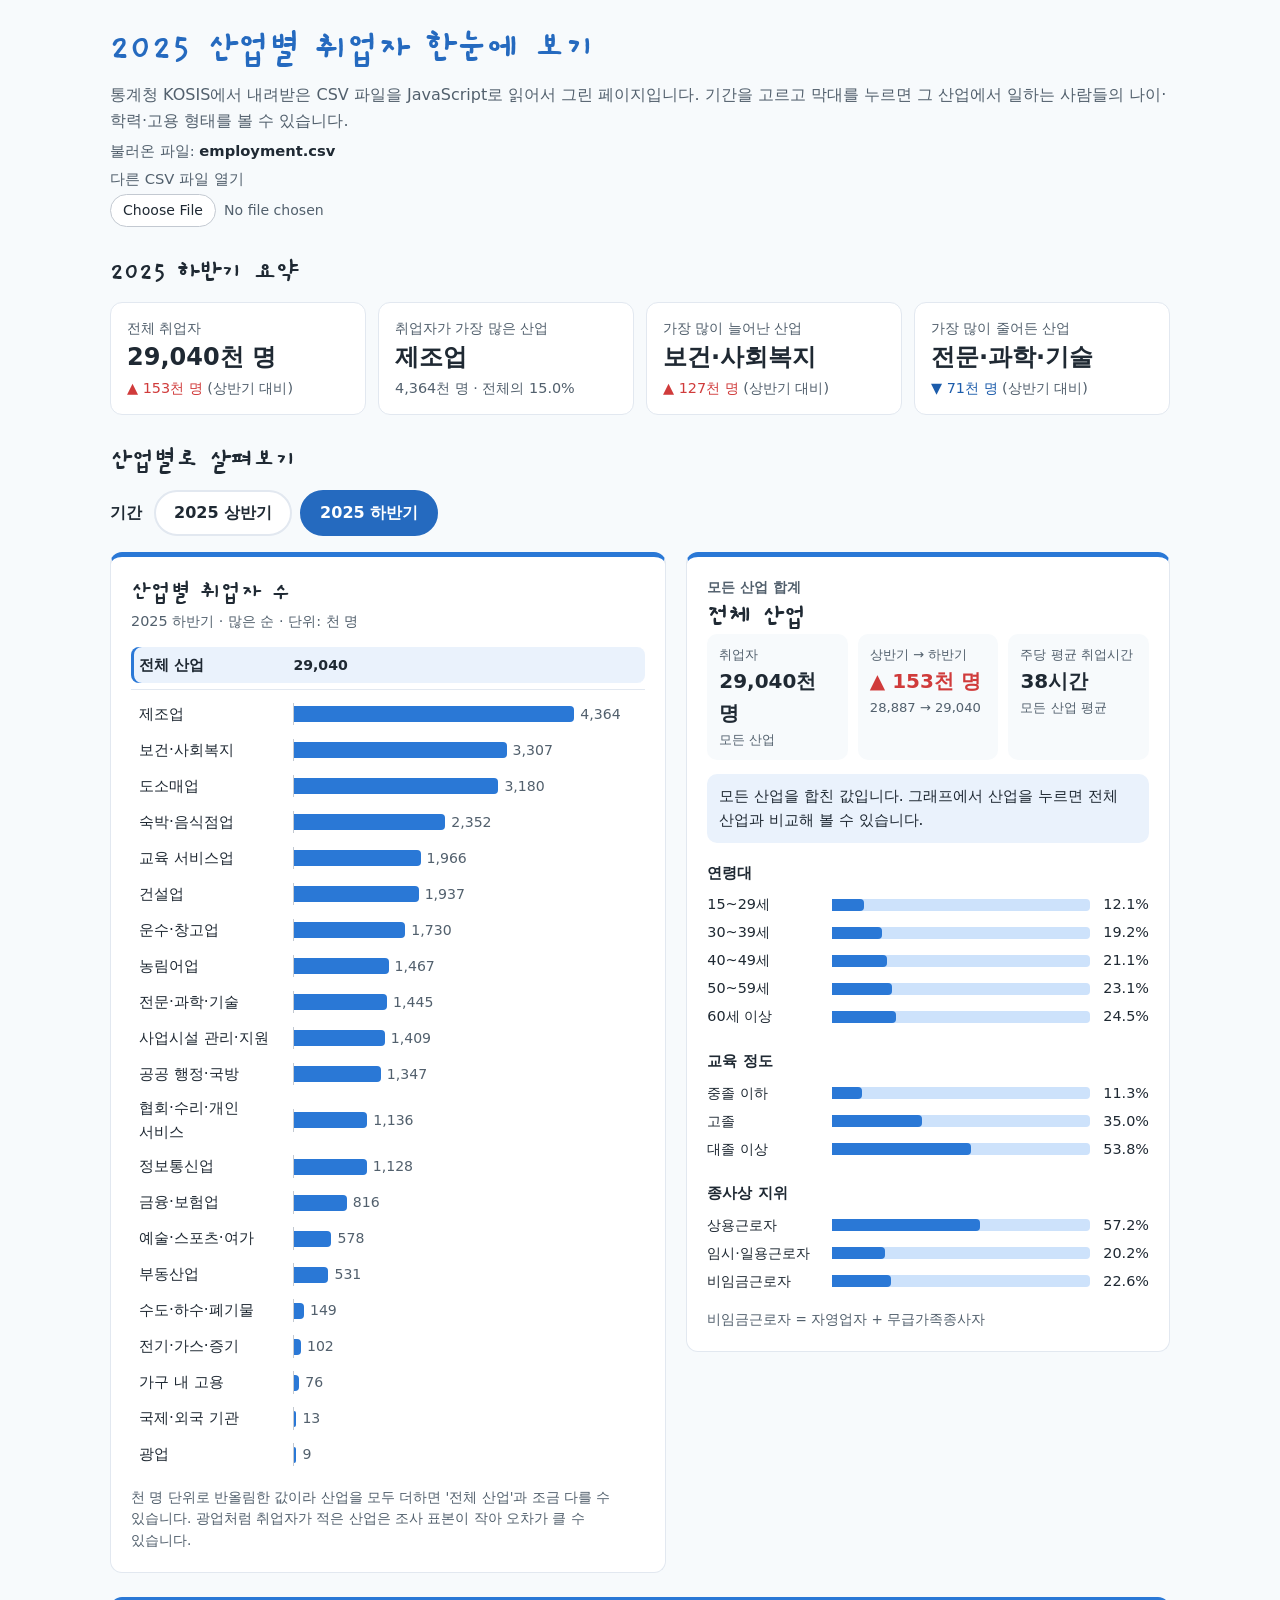
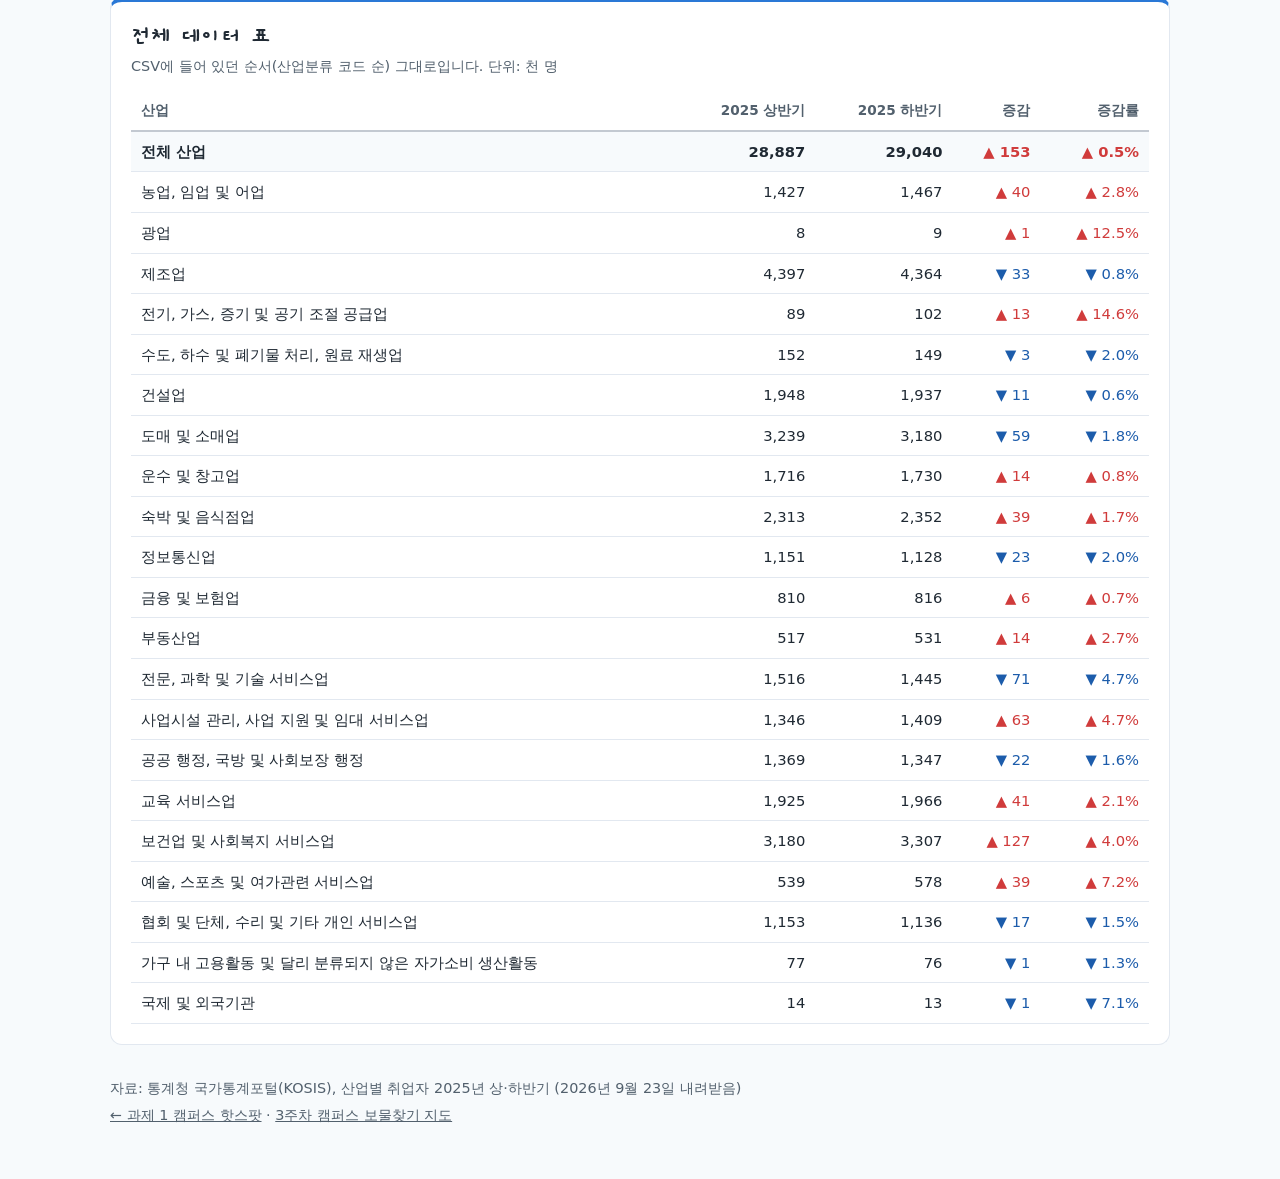
<file: week4/employment.html>
<!DOCTYPE html>
<html lang="ko">
<head>
  <meta charset="utf-8">
  <meta name="viewport" content="width=device-width, initial-scale=1">
  <title>산업별 취업자 한눈에 보기</title>
  <link rel="stylesheet" href="employment.css">
  <script src="employment.js" defer></script>
</head>
<body>

  <header class="page-header">
    <h1>2025 산업별 취업자 한눈에 보기</h1>
    <p>통계청 KOSIS에서 내려받은 CSV 파일을 JavaScript로 읽어서 그린 페이지입니다.
      기간을 고르고 막대를 누르면 그 산업에서 일하는 사람들의 나이·학력·고용 형태를 볼 수 있습니다.</p>
    <p class="file-line">
      불러온 파일: <strong id="file-name">없음</strong>
      <label class="file-pick">다른 CSV 파일 열기
        <input type="file" id="file-input" accept=".csv,text/csv">
      </label>
    </p>
  </header>

  <!-- CSV를 불러오는 동안, 또는 불러오지 못했을 때 보이는 안내 문구 -->
  <p id="status" class="status" role="status">CSV 파일을 불러오는 중입니다…</p>

  <!-- 아래 세 구역은 CSV를 다 읽은 뒤에 employment.js가 hidden을 풀어 보여 줍니다 -->

  <!-- 1. 요약 숫자 네 개 -->
  <section id="summary-section" aria-labelledby="summary-title" data-needs-data hidden>
    <h2 id="summary-title" class="section-title">요약</h2>
    <ul id="summary" class="kpis"></ul>
  </section>

  <!-- 2. 기간 버튼 + 막대그래프 + 자세히 보기 -->
  <section id="explore-section" aria-labelledby="explore-title" data-needs-data hidden>
    <h2 id="explore-title" class="section-title">산업별로 살펴보기</h2>

    <div class="toolbar">
      <span id="period-label" class="toolbar-label">기간</span>
      <!-- 버튼은 CSV 1행에 있는 기간을 보고 자동으로 만듭니다 -->
      <div id="period-buttons" class="period-buttons" role="group" aria-labelledby="period-label"></div>
    </div>

    <div class="layout">

      <!-- 왼쪽: 산업별 막대그래프 -->
      <div id="chart-card" class="card">
        <h3 class="card-title">산업별 취업자 수</h3>
        <p id="chart-sub" class="card-sub"></p>
        <ol id="chart" class="bar-list" aria-label="산업별 취업자 수, 많은 순"></ol>
        <p class="note">천 명 단위로 반올림한 값이라 산업을 모두 더하면 '전체 산업'과 조금 다를 수 있습니다.
          광업처럼 취업자가 적은 산업은 조사 표본이 작아 오차가 클 수 있습니다.</p>
      </div>

      <!-- 오른쪽: 고른 산업 자세히 보기 -->
      <aside id="detail" class="card detail" aria-labelledby="detail-name">
        <p id="detail-eyebrow" class="eyebrow"></p>
        <h3 id="detail-name" class="detail-name"></h3>
        <p id="detail-code" class="card-sub"></p>

        <dl class="stats" aria-live="polite">
          <div class="stat">
            <dt>취업자</dt>
            <dd id="stat-total" class="stat-value"></dd>
            <dd id="stat-total-sub" class="stat-sub"></dd>
          </div>
          <div class="stat">
            <dt id="stat-change-label">변화</dt>
            <dd id="stat-change" class="stat-value"></dd>
            <dd id="stat-change-sub" class="stat-sub"></dd>
          </div>
          <div class="stat">
            <dt>주당 평균 취업시간</dt>
            <dd id="stat-hours" class="stat-value"></dd>
            <dd id="stat-hours-sub" class="stat-sub"></dd>
          </div>
        </dl>

        <p id="detail-insight" class="insight"></p>

        <!-- 연령대 · 교육 정도 · 종사상 지위 비율 막대 -->
        <div id="detail-groups"></div>

        <p id="detail-legend" class="legend">
          <span><span class="key key-bar" aria-hidden="true"></span>선택한 산업</span>
          <span><span class="key key-mark" aria-hidden="true"></span>전체 산업</span>
        </p>
        <p class="note">비임금근로자 = 자영업자 + 무급가족종사자</p>
        <a class="back-link" href="#chart-card">↑ 다른 산업 고르기</a>
      </aside>

    </div>
  </section>

  <!-- 3. 원본 표 -->
  <section id="table-section" class="card table-card" aria-labelledby="table-title" data-needs-data hidden>
    <h2 id="table-title" class="card-title">전체 데이터 표</h2>
    <p class="card-sub">CSV에 들어 있던 순서(산업분류 코드 순) 그대로입니다. 단위: 천 명</p>
    <div class="table-wrap">
      <table id="table"></table>
    </div>
  </section>

  <footer class="page-footer">
    <p>자료: 통계청 국가통계포털(KOSIS), 산업별 취업자 2025년 상·하반기 (2026년 9월 23일 내려받음)</p>
    <p><a href="index.html">← 과제 1 캠퍼스 핫스팟</a> · <a href="../index.html">3주차 캠퍼스 보물찾기 지도</a></p>
  </footer>

</body>
</html>
</file>
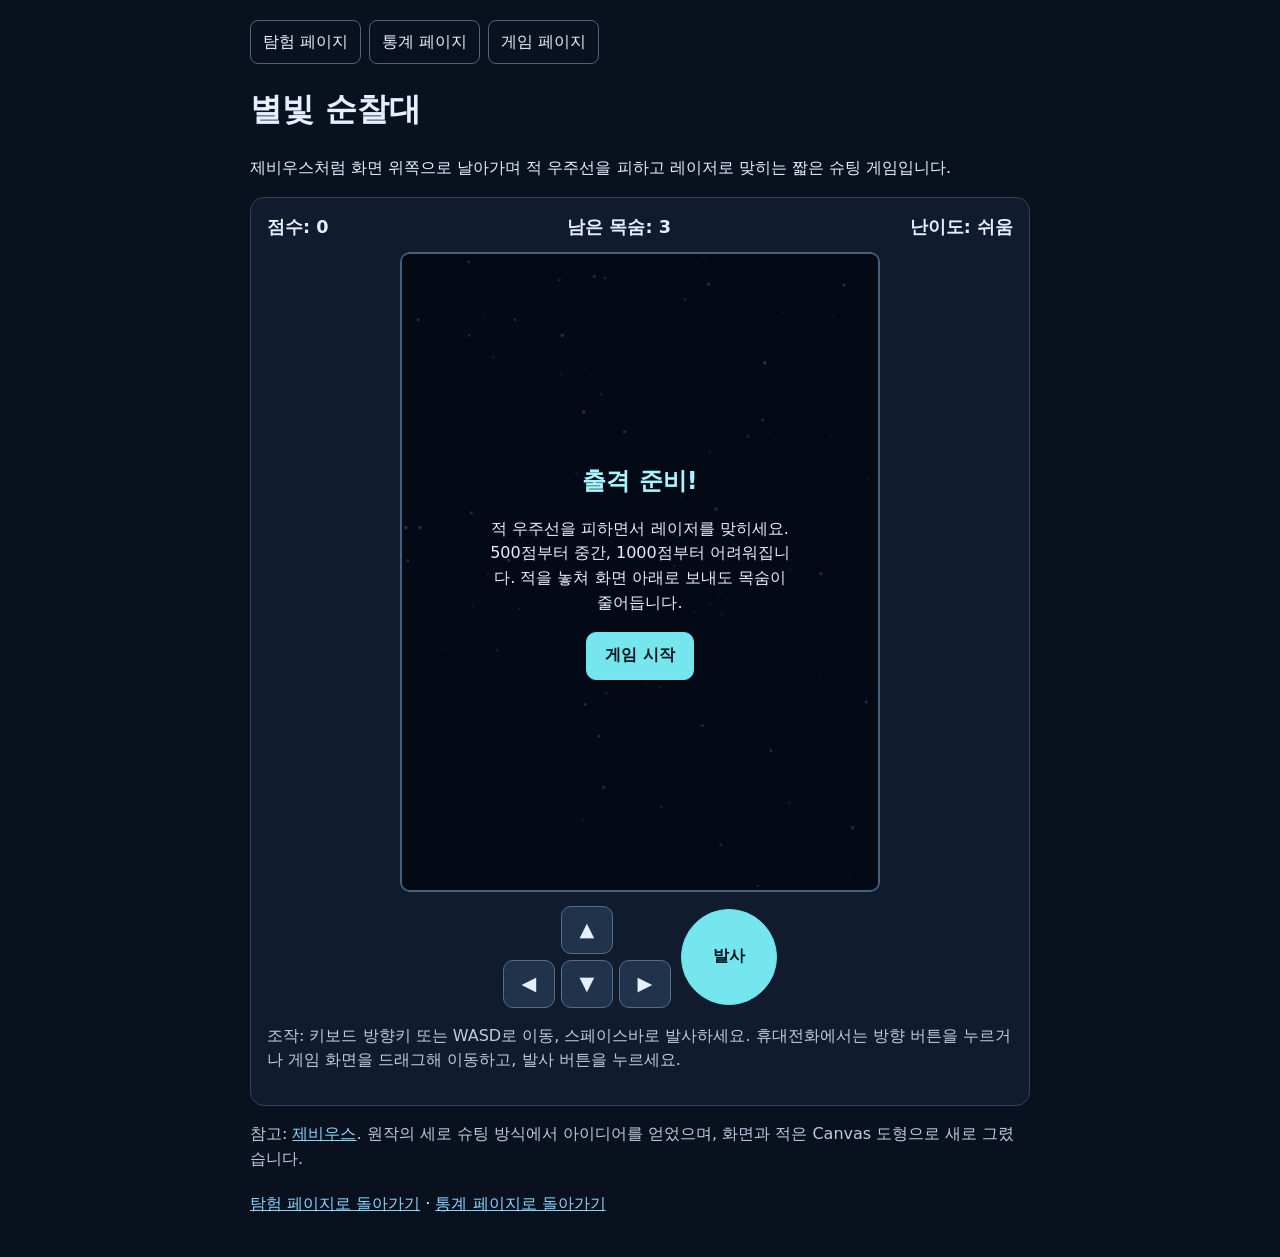
<file: week4/game.html>
<!doctype html>
<html lang="ko">
<head>
  <meta charset="utf-8">
  <meta name="viewport" content="width=device-width, initial-scale=1">
  <title>별빛 순찰대 - Canvas 슈팅 게임</title>
  <style>
    * {
      box-sizing: border-box;
    }

    body {
      max-width: 820px;
      margin: 0 auto;
      padding: 20px;
      color: #e5efff;
      background: #09111f;
      font-family: system-ui, sans-serif;
      line-height: 1.55;
    }

    a {
      color: #8bd5ff;
    }

    .page-nav {
      display: flex;
      flex-wrap: wrap;
      gap: 8px;
      margin-bottom: 18px;
    }

    .page-nav a {
      display: inline-flex;
      align-items: center;
      min-height: 44px;
      padding: 7px 12px;
      border: 1px solid #51617b;
      border-radius: 8px;
      color: #e5efff;
      text-decoration: none;
    }

    .game-card {
      padding: 16px;
      border: 1px solid #33445e;
      border-radius: 14px;
      background: #101c2e;
    }

    .game-hud {
      display: flex;
      justify-content: space-between;
      gap: 12px;
      margin: 0 0 10px;
      font-size: 1.1rem;
      font-weight: 700;
    }

    .stage {
      position: relative;
      width: min(100%, 480px);
      margin: 0 auto;
      overflow: hidden;
      border: 2px solid #45617e;
      border-radius: 10px;
      background: #050b16;
      aspect-ratio: 3 / 4;
    }

    canvas {
      display: block;
      width: 100%;
      height: 100%;
      touch-action: none;
    }

    .game-overlay {
      position: absolute;
      inset: 0;
      display: grid;
      place-items: center;
      padding: 24px;
      text-align: center;
      background: rgba(4, 10, 22, 0.78);
    }

    .game-overlay[hidden] {
      display: none;
    }

    .overlay-content {
      max-width: 310px;
    }

    .overlay-content h2 {
      margin: 0 0 8px;
      color: #a9f5ff;
    }

    button {
      min-height: 48px;
      padding: 10px 18px;
      border: 1px solid #6de4ef;
      border-radius: 10px;
      color: #07131c;
      background: #75e5ee;
      font: inherit;
      font-weight: 750;
      cursor: pointer;
      touch-action: manipulation;
    }

    button:focus-visible,
    a:focus-visible {
      outline: 3px solid #ffd166;
      outline-offset: 3px;
    }

    .controls {
      display: flex;
      align-items: center;
      justify-content: center;
      gap: 10px;
      margin-top: 14px;
      user-select: none;
    }

    .move-controls {
      display: grid;
      grid-template-columns: repeat(3, 52px);
      grid-template-rows: 48px 48px;
      gap: 6px;
    }

    .move-controls button {
      min-height: 48px;
      padding: 4px;
      color: #e5efff;
      border-color: #526d8d;
      background: #21334b;
      font-size: 1.2rem;
    }

    #move-left {
      grid-column: 1;
      grid-row: 2;
    }

    #move-down {
      grid-column: 2;
      grid-row: 2;
    }

    #move-right {
      grid-column: 3;
      grid-row: 2;
    }

    #move-up {
      grid-column: 2;
      grid-row: 1;
    }

    #fire-button {
      min-width: 96px;
      min-height: 96px;
      border-radius: 50%;
    }

    .help,
    .source {
      color: #bdcbe0;
    }

    footer {
      margin: 20px 0;
    }

    @media (max-width: 520px) {
      body {
        padding: 14px;
      }

      .game-card {
        padding: 10px;
      }

      .game-hud {
        font-size: 1rem;
      }
    }
  </style>
</head>
<body>
  <nav class="page-nav" aria-label="주차 페이지 이동">
    <a href="./index.html">탐험 페이지</a>
    <a href="./statistics.html">통계 페이지</a>
    <a href="./game.html" aria-current="page">게임 페이지</a>
  </nav>

  <header>
    <h1>별빛 순찰대</h1>
    <p>제비우스처럼 화면 위쪽으로 날아가며 적 우주선을 피하고 레이저로 맞히는 짧은 슈팅 게임입니다.</p>
  </header>

  <main>
    <section class="game-card" aria-label="별빛 순찰대 게임">
      <div class="game-hud" aria-live="polite">
        <span>점수: <output id="score">0</output></span>
        <span>남은 목숨: <output id="lives">3</output></span>
        <span>난이도: <output id="level">쉬움</output></span>
      </div>

      <div class="stage">
        <canvas id="game-canvas" width="480" height="640" aria-label="별빛 순찰대 게임 화면">
          이 브라우저는 HTML Canvas를 지원하지 않습니다.
        </canvas>
        <div id="game-overlay" class="game-overlay">
          <div class="overlay-content">
            <h2 id="overlay-title">출격 준비!</h2>
            <p id="overlay-message">적 우주선을 피하면서 레이저를 맞히세요. 500점부터 중간, 1000점부터 어려워집니다. 적을 놓쳐 화면 아래로 보내도 목숨이 줄어듭니다.</p>
            <button id="start-button" type="button">게임 시작</button>
          </div>
        </div>
      </div>

      <div class="controls" aria-label="터치 조작">
        <div class="move-controls">
          <button id="move-up" type="button" aria-label="위로 이동">▲</button>
          <button id="move-left" type="button" aria-label="왼쪽으로 이동">◀</button>
          <button id="move-down" type="button" aria-label="아래로 이동">▼</button>
          <button id="move-right" type="button" aria-label="오른쪽으로 이동">▶</button>
        </div>
        <button id="fire-button" type="button" aria-label="레이저 발사">발사</button>
      </div>

      <p class="help">
        조작: 키보드 방향키 또는 WASD로 이동, 스페이스바로 발사하세요.
        휴대전화에서는 방향 버튼을 누르거나 게임 화면을 드래그해 이동하고, 발사 버튼을 누르세요.
      </p>
    </section>

    <p class="source">
      참고: <a href="https://namu.wiki/w/%EC%A0%9C%EB%B9%84%EC%9A%B0%EC%8A%A4" target="_blank" rel="noopener">제비우스</a>.
      원작의 세로 슈팅 방식에서 아이디어를 얻었으며, 화면과 적은 Canvas 도형으로 새로 그렸습니다.
    </p>
  </main>

  <footer>
    <a href="./index.html">탐험 페이지로 돌아가기</a> ·
    <a href="./statistics.html">통계 페이지로 돌아가기</a>
  </footer>

  <script src="./game.js"></script>
</body>
</html>
</file>
<file: styles.css>
@import url('https://fonts.googleapis.com/css2?family=Gaegu&family=Gamja+Flower&display=swap');

/* =========================================
   1. 기본 레이아웃 (1단 중앙 정렬)
========================================= */
html {
  font-size: 100%;
  /* 아이폰을 가로로 눕혔을 때 글자가 제멋대로 커지는 것 방지 */
  -webkit-text-size-adjust: 100%;
}

body {
  font-family: "Gaegu", cursive, sans-serif;
  font-weight: 400;
  font-size: 1.25rem;
  line-height: 1.6;
  max-width: 800px;
  margin: 0 auto;
  padding: 20px;
}

/* 어떤 사진도 화면 밖으로 삐져나가지 않게 하는 반응형 이미지 기본값 */
img {
  max-width: 100%;
  height: auto;
  border-radius: 8px;
  display: block;
}

/* =========================================
   2. 타이포그래피 & 기본 색상표
========================================= */
h1 { color: #8ea8f5; }

h2 {
  background-color: #f3f9dc;
  color: #2659f2;
  padding: 6px 10px;
  border-radius: 6px;
  margin-top: 32px;
}

p, li { color: #443455; }

/* 홈으로 돌아가는 링크 (모바일에서 손가락으로 누르기 쉽게 알약 모양) */
.home-link {
  display: inline-block;
  padding: 6px 14px;
  border-radius: 20px;
  background-color: rgba(0, 0, 0, 0.06);
  color: #3a3a3a;
  text-decoration: none;
  font-size: 1rem;
}

.home-link:hover { background-color: rgba(0, 0, 0, 0.12); }

/* PC에서만 보이는 문구 / 모바일에서만 보이는 문구 */
.mobile-only { display: none; }

/* =========================================
   3. 사진 갤러리 (PC 2단 → 모바일 1단)
========================================= */
.photo-grid {
  display: flex;
  gap: 16px;
  margin-top: 16px;
}

.photo-grid figure {
  flex: 1 1 0;
  margin: 0;
  text-align: center;
}

/* 사진마다 원본 비율이 제각각이라 최대 높이를 정해 한눈에 들어오게 함 */
.photo-grid img {
  max-height: 380px;
  width: auto;
  margin: 0 auto;
}

.caption {
  font-size: 0.9rem;
  margin-top: 8px;
}

/* =========================================
   4. 인터랙티브 캠퍼스 탐험 지도 (보물찾기)
========================================= */
.campus-map-container {
  position: relative;
  max-width: 100%;
  margin-top: 16px;

  /* PC: 지도 위에서는 커서가 '걷는 탐험가'로 바뀜 */
  cursor: url('./images/rjeek.png') 16 16, auto;
}

.map-bg {
  width: 100%;
  height: auto;
  display: block;
  border: 2px solid #dfe4ef;
  border-radius: 8px;
}

/* 지도 위 숨겨진 핫스팟 (PC에서는 투명한 탭바) */
.map-target {
  position: absolute;
  width: 45px;
  height: 45px;
  transform: translate(-50%, -50%);
  z-index: 10;

  display: block;
  text-decoration: none;
}

.map-target:hover {
  /* PC: 장소를 찾으면 커서가 '만세하는 탐험가'로 바뀜 */
  cursor: url('./images/ckwdma.png') 16 16, pointer;
  z-index: 20;
}

/* 보물상자 말풍선 (PC 전용 - 마우스를 올렸을 때만 등장) */
.treasure-box {
  position: absolute;
  top: -10px;
  left: 50%;
  transform: translate(-50%, -100%) scale(0.8);
  opacity: 0;
  pointer-events: none;

  background-color: #fff9e6;
  border: 3px solid #ff5722;
  border-radius: 12px;
  padding: 16px;
  width: 250px;
  text-align: center;
  text-decoration: none;
  box-shadow: 0 8px 16px rgba(255, 87, 34, 0.2);
  transition: all 0.3s ease-in-out;
}

.map-target:hover .treasure-box {
  opacity: 1;
  transform: translate(-50%, -100%) scale(1);
  pointer-events: auto;
}

.treasure-box .badge {
  display: inline-block;
  background-color: #ff5722;
  color: #ffffff;
  padding: 4px 12px;
  border-radius: 20px;
  font-weight: bold;
  font-size: 0.9rem;
  margin-bottom: 12px;
}

.treasure-box h3 {
  margin: 0 0 8px 0;
  color: #3e2723;
  font-size: 1.15rem;
}

.treasure-box p {
  margin: 0;
  color: #5d4037;
  font-size: 0.95rem;
  line-height: 1.4;
}

/* 핫스팟 건물 위치 (px가 아닌 %라서 화면이 작아져도 위치가 안 틀어짐) */
.pin-khall   { top: 76%; left: 71%; }
.pin-concert { top: 24%; left: 31%; }
.pin-smurfs  { top: 45%; left: 55%; }

/* =========================================
   5. 버튼 및 하단 네비게이션
========================================= */
.bottom-nav {
  margin-top: 32px;
  display: flex;
  justify-content: space-between;
  gap: 12px;
}

.bottom-nav a {
  display: inline-block;
  padding: 8px 14px;
  background-color: #00a896;
  color: #ffffff;
  text-decoration: none;
  border-radius: 6px;
  font-size: 1.1rem;
  transition: opacity 0.2s;
  text-align: center;
}

.bottom-nav a:hover { opacity: 0.85; }

/* =========================================
   6. 네 페이지, 네 가지 분위기 (테마 컬러)
========================================= */
body.page-home { background-color: #f7fafc; }
body.page-home h1 { color: #2b6cb0; }

body.page-concert { background-color: #FDF5E6; }
body.page-concert h1 { color: #D2691E; }
body.page-concert h2 {
  background-color: #F5DEB3;
  color: #8B4513;
}
body.page-concert p, body.page-concert li { color: #5C4033; }
body.page-concert .bottom-nav a { background-color: #D2691E; }

body.page-khall { background-color: #F4F9F4; }
body.page-khall h1 { color: #2A9D8F; }
body.page-khall h2 {
  background-color: #D1E8E2;
  color: #197278;
}
body.page-khall p, body.page-khall li { color: #2F4F4F; }
body.page-khall .bottom-nav a { background-color: #2A9D8F; }

body.page-smurfs { background-color: #F0F8FF; }
body.page-smurfs h1 { color: #0288D1; }
body.page-smurfs h2 {
  background-color: #C8E6C9;
  color: #2E7D32;
}
body.page-smurfs p, body.page-smurfs li { color: #154360; }
body.page-smurfs .bottom-nav a { background-color: #0288D1; }

/* =========================================
   7. 모바일 반응형 (Media Query)
   화면 너비 600px 이하 = 스마트폰일 때만 적용
========================================= */
@media (max-width: 600px) {

  /* (1) 글자와 여백을 줄여 좁은 화면을 최대한 넓게 쓴다 */
  html { font-size: 90%; }
  body { padding: 14px; }
  h1 { font-size: 1.9rem; line-height: 1.3; }
  h2 { font-size: 1.35rem; margin-top: 24px; }

  /* (2) 사진: PC의 가로 2단 배치를 세로 1단으로 쌓는다 */
  .photo-grid { flex-direction: column; gap: 12px; }
  .photo-grid img { max-height: 300px; }

  /* (3) 하단 이동 버튼: 가로 2개 → 세로로 꽉 차게 (손가락 터치 영역 확보) */
  .bottom-nav { flex-direction: column; gap: 10px; }
  .bottom-nav a {
    width: 100%;
    box-sizing: border-box;
    padding: 14px;
    font-size: 1.15rem;
  }
  .home-link { padding: 10px 18px; }

  /* (4) 스마트폰에는 마우스가 없으므로 커스텀 커서를 해제한다 */
  .campus-map-container { cursor: default; }
  .map-target:hover { cursor: pointer; }

  /* (5) 핵심! PC에서 '투명 탭바'였던 자리에 보물상자(box.png)를 띄운다 */
  .map-target {
    width: 48px;
    height: 48px;

    background-image: url('./images/box.png');
    background-repeat: no-repeat;
    background-position: center;
    /* box.png 원본이 가로로 긴 이미지(2816x1536)라 좌우 여백이 많다.
       높이를 기준으로 85% 크기를 맞추고 가운데 정렬해 상자만 꽉 차게 보이게 함 */
    background-size: auto 85%;

    /* 지도 위에서 상자가 묻히지 않도록 그림자 */
    filter: drop-shadow(0 2px 3px rgba(0, 0, 0, 0.45));

    transition: transform 0.15s ease;
    -webkit-tap-highlight-color: transparent;
  }

  /* 손가락으로 누르는 순간 상자가 살짝 커져서 '눌렸다'는 느낌을 준다 */
  .map-target:active {
    transform: translate(-50%, -50%) scale(1.18);
  }

  /* (6) 호버가 없으니 말풍선은 숨긴다 → 상자를 터치하면 바로 페이지로 이동 */
  .treasure-box { display: none !important; }

  /* (7) 안내 문구를 모바일용으로 교체 */
  .pc-only { display: none; }
  .mobile-only { display: block; }
}
</file>
<file: week4/styles.css>
@import url('https://fonts.googleapis.com/css2?family=Gaegu:wght@400;700&display=swap');

/* =========================================
   0. 공통 기본값
========================================= */
* { box-sizing: border-box; }

/* [hidden] 속성이 붙은 요소는 무조건 숨긴다.
   app.js가 section.hidden = true 로 장소를 숨기기 때문에 반드시 필요하다. */
[hidden] { display: none !important; }

:root {
  --accent: #2A9D8F;      /* 강조색. 장소를 고를 때마다 app.js가 이 값을 바꾼다 */
  --ink: #33404d;
  --line: #e2e8f0;
  --card: #ffffff;
}

html { -webkit-text-size-adjust: 100%; }

body {
  margin: 0 auto;
  padding: 24px 20px 48px;
  max-width: 1100px;
  font-family: "Gaegu", cursive, sans-serif;
  font-size: 1.25rem;
  line-height: 1.7;
  color: var(--ink);
  background: #f7fafc;
}

.week-nav {
  display: flex;
  flex-wrap: wrap;
  gap: 10px;
  margin-bottom: 18px;
}

.week-nav a {
  display: inline-flex;
  align-items: center;
  min-height: 44px;
  padding: 6px 14px;
  border: 2px solid var(--line);
  border-radius: 8px;
  color: #174b76;
  background: var(--card);
  font-weight: 700;
  text-decoration: none;
}

.week-nav a[aria-current="page"] {
  color: #ffffff;
  border-color: #174b76;
  background: #174b76;
}

.week-nav a:focus-visible {
  outline: 3px solid #c56200;
  outline-offset: 2px;
}

img { max-width: 100%; height: auto; display: block; }

/* =========================================
   1. 머리말
========================================= */
.page-header h1 {
  margin: 0 0 8px;
  font-size: 2.4rem;
  color: var(--accent);
  transition: color 0.25s ease;   /* 장소를 바꾸면 제목 색이 부드럽게 변한다 */
}

.page-header p { margin: 0; color: #5b6b7c; }

/* =========================================
   2. 장소 선택 버튼
========================================= */
#buttons {
  display: flex;
  flex-wrap: wrap;
  gap: 10px;
  margin: 24px 0;
}

#buttons button {
  flex: 1 1 auto;
  min-height: 48px;               /* 손가락으로 누를 수 있는 최소 크기 */
  padding: 10px 20px;
  font: inherit;
  font-weight: 700;
  color: var(--ink);
  background: var(--card);
  border: 2px solid var(--line);
  border-radius: 999px;
  cursor: pointer;
  transition: all 0.2s ease;
}

#buttons button:hover { border-color: var(--accent); }

/* 지금 선택된 버튼. app.js가 aria-pressed="true"로 바꿔주면 이 스타일이 걸린다 */
#buttons button[aria-pressed="true"] {
  color: #ffffff;
  background: var(--accent);
  border-color: var(--accent);
}

#buttons button:focus-visible { outline: 3px solid #c56200; outline-offset: 2px; }

/* =========================================
   3. 넓은 화면 레이아웃 : 설명 | 지도 2단
========================================= */
.layout {
  display: grid;
  grid-template-columns: 1fr 1fr;
  gap: 24px;
  align-items: start;
}

/* 공통 카드 모양 */
.place,
.map-panel {
  background: var(--card);
  border: 2px solid var(--line);
  border-top: 6px solid var(--accent);   /* 위쪽 굵은 선이 장소 색으로 바뀐다 */
  border-radius: 12px;
  padding: 20px;
}

/* =========================================
   4. 장소 설명
========================================= */
.place h2 {
  margin: 0 0 4px;
  font-size: 1.6rem;
  color: var(--accent);
}

.place .lead { margin: 0 0 16px; color: #6b7a89; }

.place h3 {
  margin: 22px 0 6px;
  font-size: 1.2rem;
  padding-left: 10px;
  border-left: 4px solid var(--accent);
}

.place p, .place li { margin: 4px 0; }
.place a { color: var(--accent); }

.photos { display: flex; gap: 12px; }
.photos figure { flex: 1 1 0; margin: 0; }
.photos img { border-radius: 8px; aspect-ratio: 4 / 3; object-fit: cover; }
.photos figcaption {
  margin-top: 6px;
  font-size: 0.9rem;
  color: #7a8794;
  text-align: center;
}

/* =========================================
   5. 지도
========================================= */
.map-panel { position: sticky; top: 20px; }   /* 스크롤해도 지도가 따라온다 */

.map-panel h2 {
  margin: 0 0 12px;
  font-size: 1.4rem;
  color: var(--accent);
}

/* 지도와 핀을 겹치기 위한 기준 상자 (3주차에 배운 relative/absolute 조합) */
.map-frame {
  position: relative;
  border-radius: 8px;
  overflow: hidden;
}

#map {
  width: 100%;
  height: 360px;
  border: 0;
  display: block;
  background: #eef2f6;
}

/* 지도 정중앙 = 장소 좌표. 그 자리에 핀을 얹는다.
   translate(-50%, -100%) 로 핀 '끝'이 정확히 중앙을 가리키게 맞춘다. */
.map-pin {
  position: absolute;
  left: 50%;
  top: 50%;
  transform: translate(-50%, -100%);
  pointer-events: none;           /* 지도 드래그를 막지 않음 */
  text-align: center;
  filter: drop-shadow(0 2px 3px rgba(0, 0, 0, 0.35));
}

.map-pin svg { fill: var(--accent); display: block; margin: 0 auto; }

.map-pin-label {
  display: inline-block;
  margin-top: 2px;
  padding: 2px 10px;
  font-size: 0.95rem;
  font-weight: 700;
  color: #ffffff;
  background: var(--accent);
  border-radius: 999px;
  white-space: nowrap;
}

.map-link {
  display: inline-block;
  margin-top: 4px;
  color: var(--accent);
}

/* =========================================
   6. 꼬리말
========================================= */
.page-footer { margin-top: 32px; }
.page-footer a { color: #5b6b7c; }

/* =========================================
   7. 모바일 : 세로로 읽기 쉽게
   화면 너비 760px 이하일 때 적용
========================================= */
@media (max-width: 760px) {

  body { padding: 16px 14px 36px; font-size: 1.15rem; }
  .page-header h1 { font-size: 1.9rem; }

  /* (1) 2단 → 1단. 설명을 다 읽고 나서 지도를 보는 순서가 된다 */
  .layout { grid-template-columns: 1fr; gap: 16px; }

  /* (2) 좁은 화면에서 지도가 따라다니면 오히려 방해되므로 고정 해제 */
  .map-panel { position: static; }

  /* (3) 버튼을 세로로 쌓아 한 줄에 하나씩, 누르기 쉽게 */
  #buttons { flex-direction: column; gap: 8px; }
  #buttons button { width: 100%; }

  /* (4) 사진 두 장도 가로 2단 → 세로 1단 */
  .photos { flex-direction: column; }
  .photos img { aspect-ratio: 16 / 10; }

  /* (5) 지도 높이를 줄여 스크롤 부담을 낮춤 */
  #map { height: 260px; }

  .place, .map-panel { padding: 16px; }
}
</file>
<file: week4/employment.css>
@import url('https://fonts.googleapis.com/css2?family=Gaegu:wght@400;700&display=swap');

/* =========================================
   0. 공통 기본값
========================================= */
* { box-sizing: border-box; }

/* [hidden]이 붙은 요소는 무조건 숨긴다 (employment.js가 hidden을 켜고 끈다) */
[hidden] { display: none !important; }

:root {
  color-scheme: light;
  --page: #f7fafc;        /* 배경 (과제 1과 같은 색) */
  --card: #ffffff;
  --ink: #1f2933;         /* 본문 글자 */
  --ink-soft: #52606d;    /* 보조 글자 */
  --line: #e2e8f0;        /* 카드 테두리 */
  --axis: #c3c9d1;        /* 막대가 시작하는 기준선 */
  --bar: #2a78d6;         /* 막대 색. 데이터가 '취업자 수' 한 가지라 한 색만 쓴다 */
  --bar-hover: #3987e5;   /* 마우스를 올린 막대는 살짝 밝게 */
  --bar-strong: #256abf;  /* 눌린 버튼 배경. 흰 글자가 잘 읽히도록 한 단계 진하게 */
  --track: #cde2fb;       /* 비율 막대의 빈 부분 (같은 파랑의 옅은 단계) */
  --picked: #eaf2fc;      /* 고른 줄의 배경 */
  --up: #d03b3b;          /* 증가 ▲ */
  --down: #1c5cab;        /* 감소 ▼ */
  --focus: #c56200;       /* 키보드로 이동할 때 테두리 (과제 1과 같은 색) */
}

html { -webkit-text-size-adjust: 100%; }

body {
  margin: 0 auto;
  padding: 24px 20px 48px;
  max-width: 1100px;
  /* 숫자를 읽는 페이지라 본문은 또렷한 기본 글꼴, 제목만 과제 1의 손글씨 글꼴을 쓴다 */
  font-family: system-ui, -apple-system, "Apple SD Gothic Neo", "Malgun Gothic", "Noto Sans KR", sans-serif;
  font-size: 1rem;
  line-height: 1.6;
  color: var(--ink);
  background: var(--page);
  word-break: keep-all;        /* 한글 단어 중간에서 줄이 바뀌지 않게 */
  overflow-wrap: break-word;   /* 그래도 넘치는 긴 단어는 줄바꿈 */
}

h1, h2, h3 {
  font-family: "Gaegu", cursive, sans-serif;
  line-height: 1.3;
}

button:focus-visible,
a:focus-visible,
input:focus-visible {
  outline: 3px solid var(--focus);
  outline-offset: 2px;
}

/* 화면에는 안 보이고 화면 낭독기만 읽는 글자 */
.sr-only {
  position: absolute;
  width: 1px;
  height: 1px;
  margin: -1px;
  padding: 0;
  overflow: hidden;
  clip: rect(0 0 0 0);
  white-space: nowrap;
  border: 0;
}

/* =========================================
   1. 머리말 · 파일 고르기 · 안내 문구
========================================= */
.page-header h1 {
  margin: 0 0 8px;
  font-size: 2.4rem;
  color: var(--bar-strong);
}

.page-header p { margin: 0 0 6px; color: var(--ink-soft); }

.file-line { font-size: 0.92rem; }
.file-line strong { color: var(--ink); }

.file-pick { display: block; margin-top: 4px; }

.file-pick input {
  display: block;
  max-width: 100%;
  margin-top: 4px;
  font: inherit;
  font-size: 0.88rem;
}

.file-pick input::file-selector-button {
  margin-right: 8px;
  padding: 4px 12px;
  font: inherit;
  color: var(--ink);
  background: var(--card);
  border: 1px solid var(--axis);
  border-radius: 999px;
  cursor: pointer;
}

.status {
  margin: 20px 0;
  padding: 14px 16px;
  background: var(--card);
  border: 1px solid var(--line);
  border-radius: 12px;
}

.status.error { border-color: var(--up); background: #fff6f6; }

.section-title { margin: 28px 0 12px; font-size: 1.7rem; }

/* =========================================
   2. 요약 숫자 네 개
========================================= */
.kpis {
  display: grid;
  grid-template-columns: repeat(4, minmax(0, 1fr));
  gap: 12px;
  margin: 0;
  padding: 0;
  list-style: none;
}

.kpi {
  padding: 14px 16px;
  background: var(--card);
  border: 1px solid var(--line);
  border-radius: 12px;
}

.kpi p { margin: 0; }
.kpi-label { font-size: 0.88rem; color: var(--ink-soft); }
.kpi .kpi-value { margin: 2px 0 4px; font-size: 1.5rem; font-weight: 700; line-height: 1.3; }
.kpi-sub { font-size: 0.9rem; color: var(--ink-soft); }

/* 증감 표시 ▲ ▼ */
.change { white-space: nowrap; }
.change.up { color: var(--up); }
.change.down { color: var(--down); }

/* =========================================
   3. 기간 버튼
========================================= */
.toolbar {
  display: flex;
  flex-wrap: wrap;
  align-items: center;
  gap: 8px 12px;
  margin-bottom: 16px;
}

.toolbar-label { font-weight: 700; }

.period-buttons { display: flex; flex-wrap: wrap; gap: 8px; }

.period-buttons button {
  min-height: 44px;               /* 손가락으로 누를 수 있는 크기 */
  padding: 8px 18px;
  font: inherit;
  font-weight: 700;
  color: var(--ink);
  background: var(--card);
  border: 2px solid var(--line);
  border-radius: 999px;
  cursor: pointer;
}

.period-buttons button:hover { border-color: var(--bar); }

/* employment.js가 aria-pressed="true"로 바꿔 주면 눌린 모양이 된다 */
.period-buttons button[aria-pressed="true"] {
  color: #ffffff;
  background: var(--bar-strong);
  border-color: var(--bar-strong);
}

/* =========================================
   4. 넓은 화면 레이아웃 : 그래프 | 자세히 보기 2단
========================================= */
.layout {
  display: grid;
  grid-template-columns: minmax(0, 1.15fr) minmax(0, 1fr);
  gap: 20px;
  align-items: start;
}

.card {
  padding: 20px;
  background: var(--card);
  border: 1px solid var(--line);
  border-top: 5px solid var(--bar);
  border-radius: 12px;
}

.card-title { margin: 0; font-size: 1.5rem; }
.card-sub { margin: 2px 0 14px; font-size: 0.9rem; color: var(--ink-soft); }
.note { margin: 14px 0 0; font-size: 0.85rem; color: var(--ink-soft); }

/* =========================================
   5. 막대그래프
========================================= */
.bar-list { margin: 0; padding: 0; list-style: none; }

/* 막대 한 줄 = 버튼 하나 : 이름 | 막대 + 숫자 */
.bar-row {
  display: grid;
  grid-template-columns: 9.5em minmax(0, 1fr);
  align-items: center;
  gap: 10px;
  width: 100%;
  min-height: 36px;
  padding: 4px 8px;
  font: inherit;
  font-size: 0.95rem;
  text-align: left;
  color: var(--ink);
  background: none;
  border: 0;
  border-radius: 8px;
  cursor: pointer;
}

.bar-row:hover { background: #f3f6fa; }

/* 고른 산업: 배경 + 왼쪽 굵은 선 + 굵은 글씨 (색만으로 구분하지 않도록) */
.bar-row[aria-pressed="true"] {
  background: var(--picked);
  box-shadow: inset 3px 0 0 var(--bar);
}

.bar-row[aria-pressed="true"] .bar-label { font-weight: 700; }

/* 모든 막대가 같은 기준선(왼쪽 세로선)에서 시작한다 */
.bar-plot {
  display: flex;
  align-items: center;
  gap: 6px;
  min-height: 22px;
  border-left: 1px solid var(--axis);
}

.bar {
  flex: none;
  /* 숫자를 붙일 자리 4em을 빼고 남은 폭 × 비율(--ratio, 0~1)
     제일 긴 막대도 끝에 숫자가 들어갈 자리가 남는다 */
  width: calc((100% - 4em) * var(--ratio));
  min-width: 2px;                 /* 아주 작은 값도 막대가 있다는 게 보이게 */
  height: 16px;
  background: var(--bar);
  border-radius: 0 4px 4px 0;     /* 기준선 쪽은 네모, 끝만 둥글게 */
}

.bar-row:hover .bar { background: var(--bar-hover); }

.bar-value {
  font-size: 0.88rem;
  color: var(--ink-soft);
  font-variant-numeric: tabular-nums;
  white-space: nowrap;
}

/* 맨 위 '전체 산업' 줄은 막대 없이 숫자만, 아래 산업들과 선으로 나눈다 */
.total-item {
  margin-bottom: 6px;
  padding-bottom: 6px;
  border-bottom: 1px solid var(--line);
}

.total-item .bar-plot { border-left: 0; }
.total-item .bar-value { font-weight: 700; color: var(--ink); }

/* =========================================
   6. 자세히 보기
========================================= */
.eyebrow { margin: 0; font-size: 0.85rem; font-weight: 700; color: var(--ink-soft); }
.detail-name { margin: 0; font-size: 1.7rem; }

/* 숫자 세 개. 칸이 좁으면 알아서 다음 줄로 넘어간다 */
.stats {
  display: grid;
  grid-template-columns: repeat(auto-fit, minmax(8.5em, 1fr));
  gap: 10px;
  margin: 0 0 14px;
}

.stat { padding: 10px 12px; background: var(--page); border-radius: 10px; }
.stat dt { font-size: 0.82rem; color: var(--ink-soft); }
.stat dd { margin: 0; }
.stat-value { font-size: 1.25rem; font-weight: 700; }
.stat-sub { font-size: 0.82rem; color: var(--ink-soft); }

.insight {
  margin: 0 0 4px;
  padding: 10px 12px;
  font-size: 0.95rem;
  background: var(--picked);
  border-radius: 10px;
}

.group-title { margin: 18px 0 6px; font-size: 0.95rem; }

.share-list { margin: 0; padding: 0; list-style: none; }

/* 비율 한 줄 : 이름 | 막대 | 비율 */
.share-row {
  display: grid;
  grid-template-columns: 8em minmax(0, 1fr) 3.4em;
  align-items: center;
  gap: 10px;
  min-height: 28px;
  font-size: 0.9rem;
}

/* 막대의 빈 부분까지 보여 줘서 '100% 중 얼마'인지 읽히게 한다 */
.share-track {
  position: relative;             /* 전체 산업 눈금(absolute)의 기준 */
  height: 12px;
  background: var(--track);
  border-radius: 0 4px 4px 0;
}

.share-bar {
  display: block;
  height: 100%;
  background: var(--bar);
  border-radius: 0 4px 4px 0;
}

/* 전체 산업의 비율을 가리키는 세로 눈금 */
.share-mark {
  position: absolute;
  top: -4px;
  bottom: -4px;
  width: 2px;
  margin-left: -1px;
  background: var(--ink);
  border-radius: 1px;
}

.share-value { text-align: right; font-variant-numeric: tabular-nums; }

.legend {
  display: flex;
  flex-wrap: wrap;
  gap: 6px 16px;
  margin: 14px 0 0;
  font-size: 0.85rem;
  color: var(--ink-soft);
}

.key { display: inline-block; margin-right: 6px; vertical-align: middle; }
.key-bar { width: 16px; height: 10px; background: var(--bar); border-radius: 0 3px 3px 0; }
.key-mark { width: 2px; height: 16px; background: var(--ink); }

.back-link { display: none; }    /* 좁은 화면에서만 보인다 (아래 @media) */

/* =========================================
   7. 원본 표
========================================= */
.table-card { margin-top: 24px; }
.table-wrap { overflow-x: auto; }  /* 표가 화면보다 넓으면 표 안에서만 옆으로 밀린다 */

table { width: 100%; border-collapse: collapse; font-size: 0.92rem; }

th, td { padding: 8px 10px; border-bottom: 1px solid var(--line); }

thead th {
  font-size: 0.85rem;
  color: var(--ink-soft);
  text-align: right;
  white-space: nowrap;
  border-bottom: 2px solid var(--axis);
}

thead th:first-child { text-align: left; }

tbody th { min-width: 11em; font-weight: 400; text-align: left; }

td {
  text-align: right;
  font-variant-numeric: tabular-nums;   /* 숫자 폭을 맞춰 세로로 줄이 맞게 */
  white-space: nowrap;
}

.total-row th,
.total-row td { font-weight: 700; background: var(--page); }

.name-short { display: none; }     /* 좁은 화면에서만 짧은 이름 (아래 @media) */

/* =========================================
   8. 꼬리말
========================================= */
.page-footer { margin-top: 32px; font-size: 0.9rem; color: var(--ink-soft); }
.page-footer p { margin: 4px 0; }
.page-footer a { color: var(--ink-soft); }

/* =========================================
   9. 화면이 충분히 높을 때만 자세히 보기를 따라오게
   (화면보다 긴 상자를 고정하면 아랫부분이 잘려 보이지 않는다)
========================================= */
@media (min-width: 761px) and (min-height: 900px) {
  .detail { position: sticky; top: 16px; }
}

/* =========================================
   10. 모바일 : 화면 너비 760px 이하
========================================= */
@media (max-width: 760px) {

  body { padding: 16px 14px 36px; }
  .page-header h1 { font-size: 1.9rem; }

  /* (1) 요약 숫자 4칸 → 2칸 */
  .kpis { grid-template-columns: repeat(2, minmax(0, 1fr)); gap: 10px; }
  .kpi { padding: 12px; }
  .kpi .kpi-value { font-size: 1.2rem; }

  /* (2) 2단 → 1단. 그래프를 보고 나서 자세히 보기가 나온다 */
  .layout { grid-template-columns: 1fr; gap: 16px; }
  .card { padding: 16px; }

  /* (3) 손가락으로 누르기 쉽게 막대 줄을 조금 높인다 */
  .bar-row { min-height: 44px; }

  /* (4) 자세히 보기 아래에 '그래프로 돌아가기' 링크 */
  .back-link { display: inline-block; margin-top: 12px; color: var(--bar-strong); }

  /* (5) 표를 좁게: 글자·여백을 줄이고 머리글은 두 줄까지 허용 */
  table { font-size: 0.82rem; }
  th, td { padding: 8px 4px; }
  thead th { white-space: normal; }
  tbody th { min-width: 7.5em; }
  .name-full { display: none; }
  .name-short { display: inline; }

  /* 그래도 넘치면 표를 옆으로 밀어도 산업 이름 칸은 왼쪽에 붙어 있게 */
  thead th:first-child,
  tbody th {
    position: sticky;
    left: 0;
    background: var(--card);
    box-shadow: inset -1px 0 0 var(--line);   /* 밀리는 숫자 칸과의 경계선 */
  }
  .total-row th { background: var(--page); }
}

/* 아주 좁은 화면 : 산업 이름을 막대 위로 올려서 막대가 폭을 다 쓰게 한다 */
@media (max-width: 520px) {
  .bar-row { grid-template-columns: minmax(0, 1fr); gap: 0; padding: 4px 8px; line-height: 1.35; }
}
</file>
